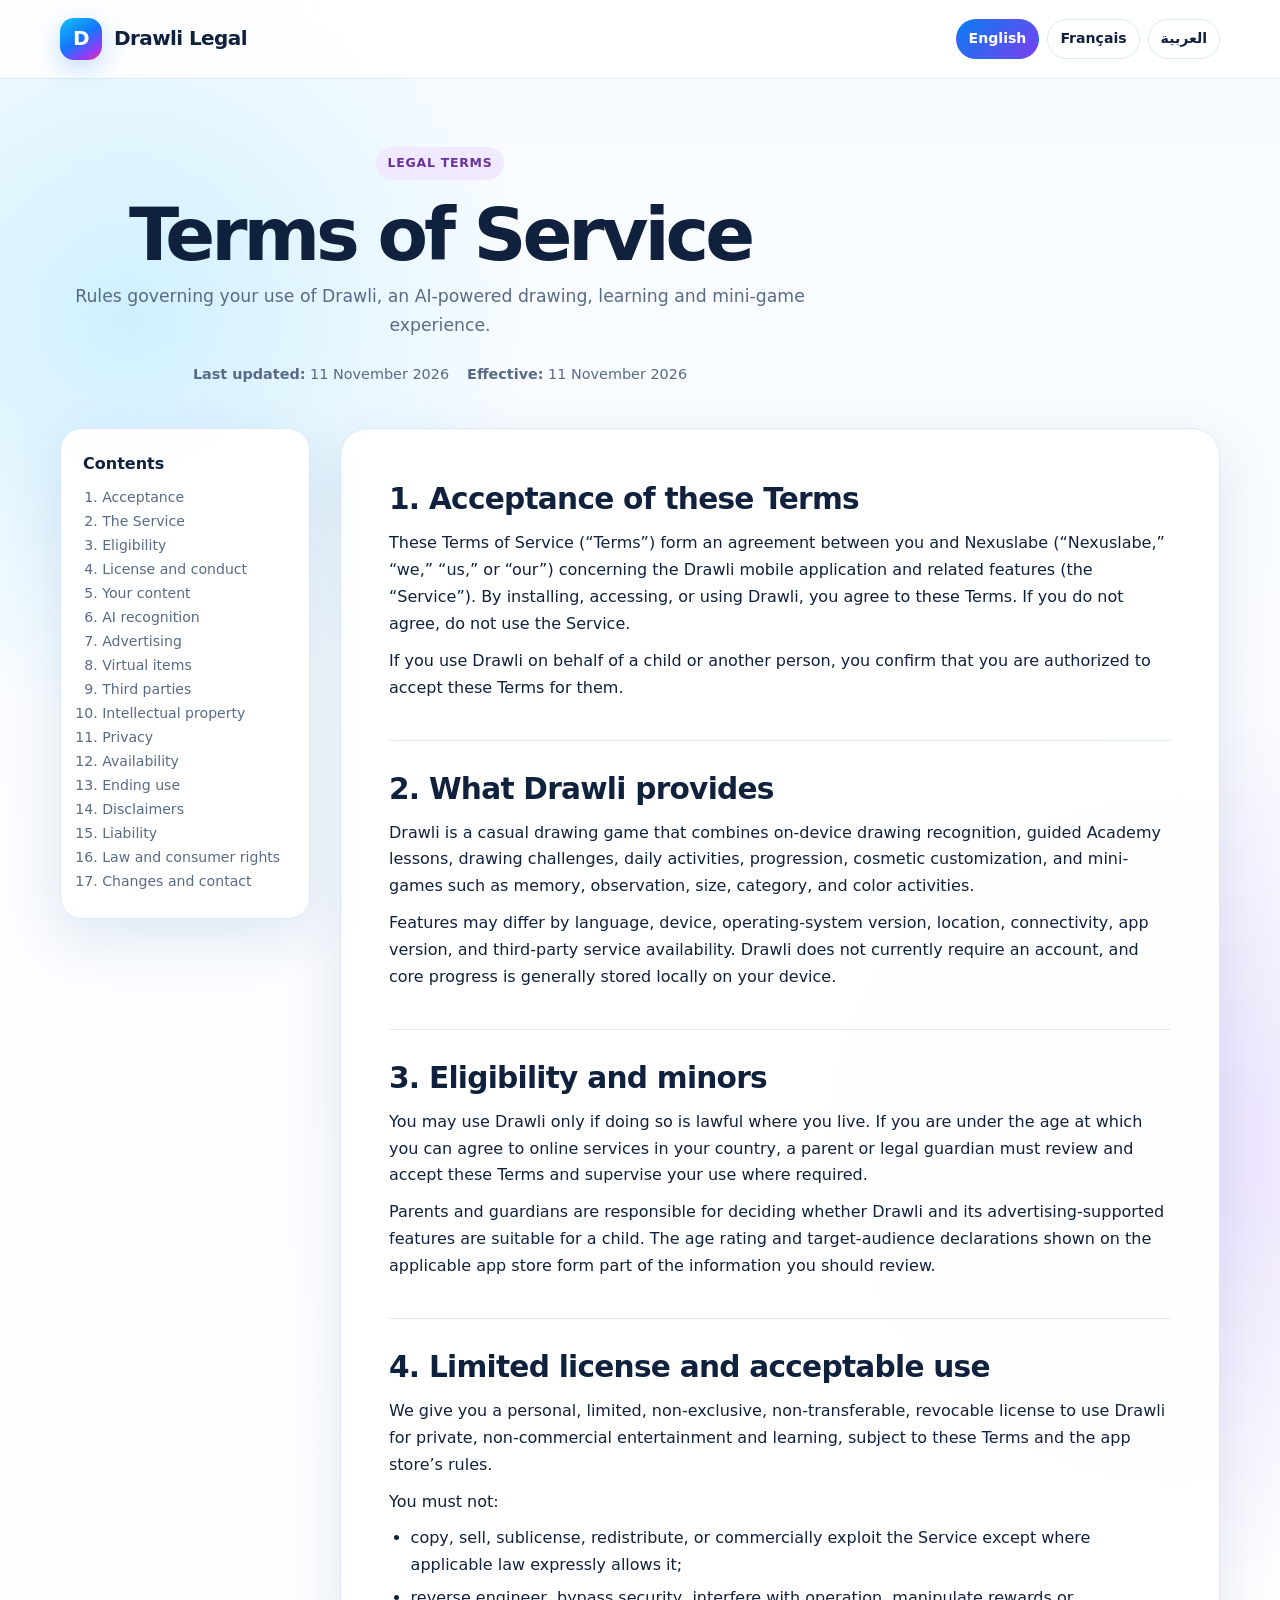
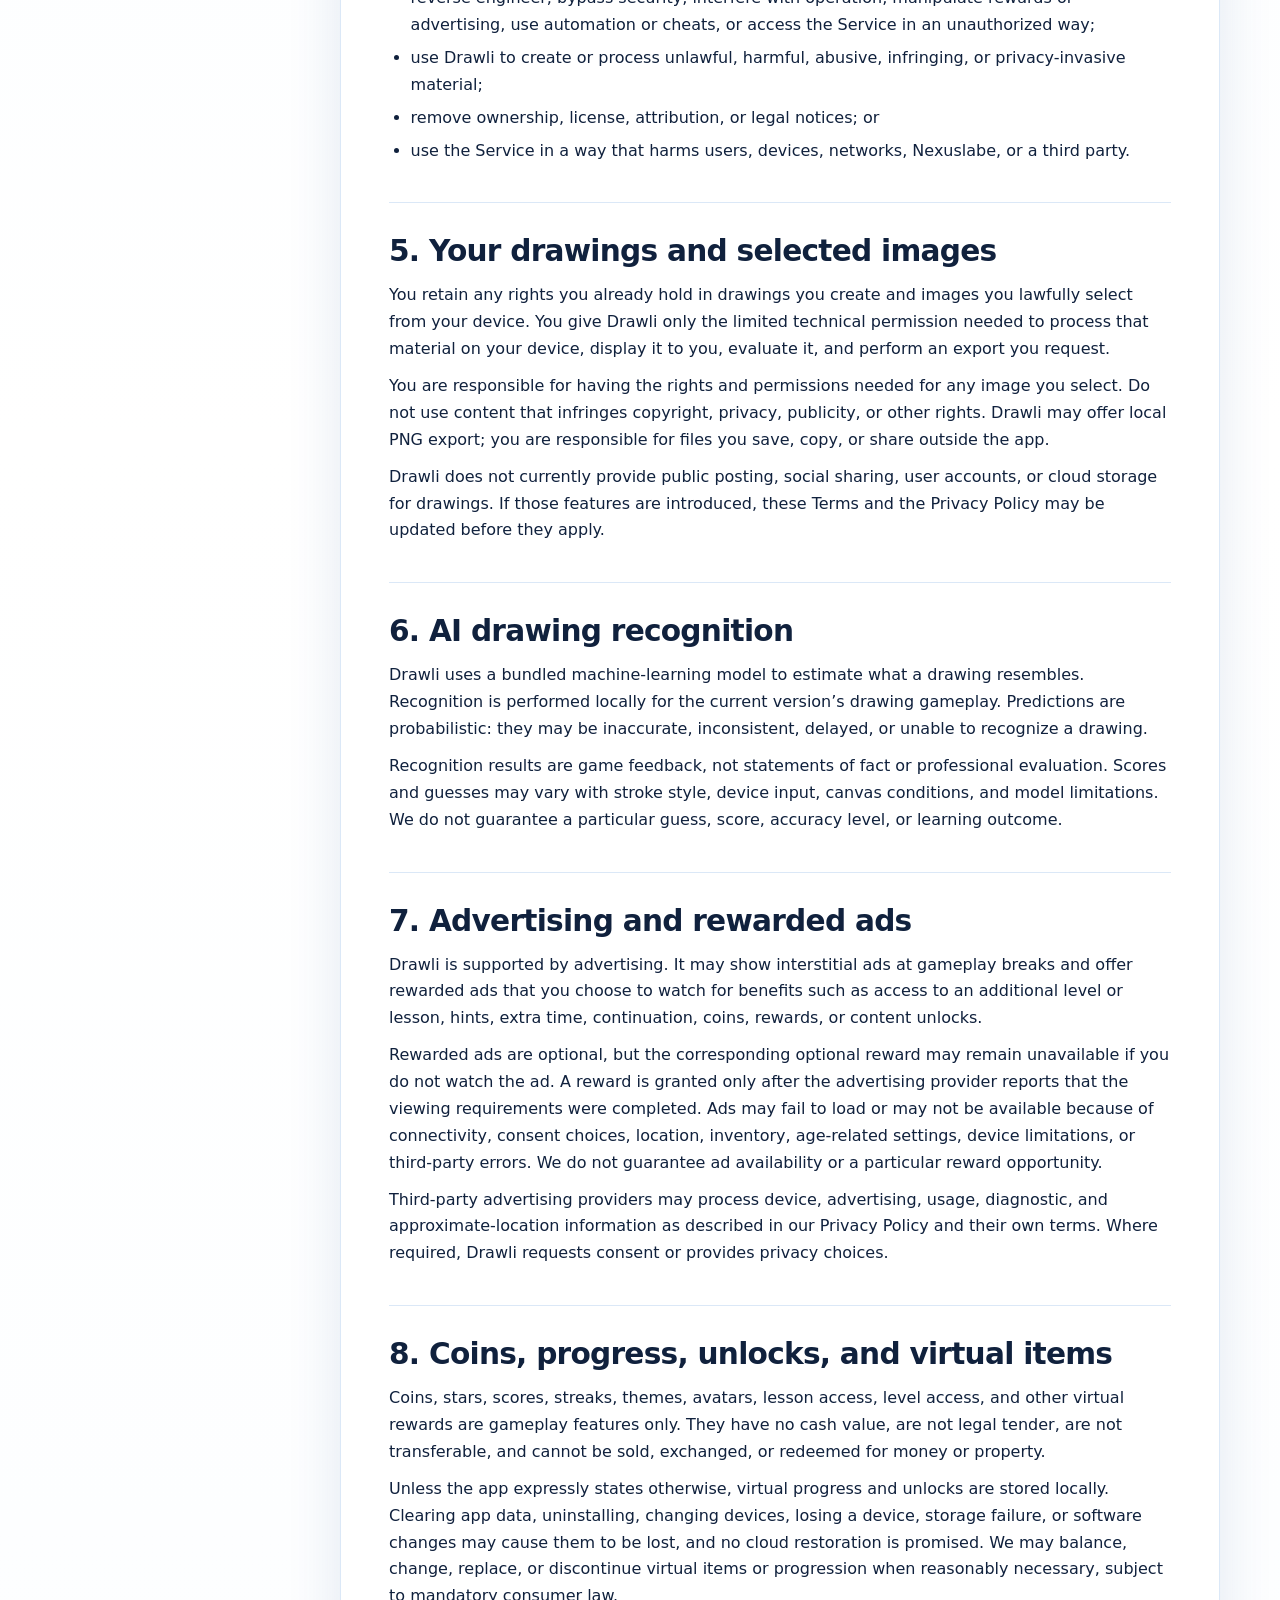
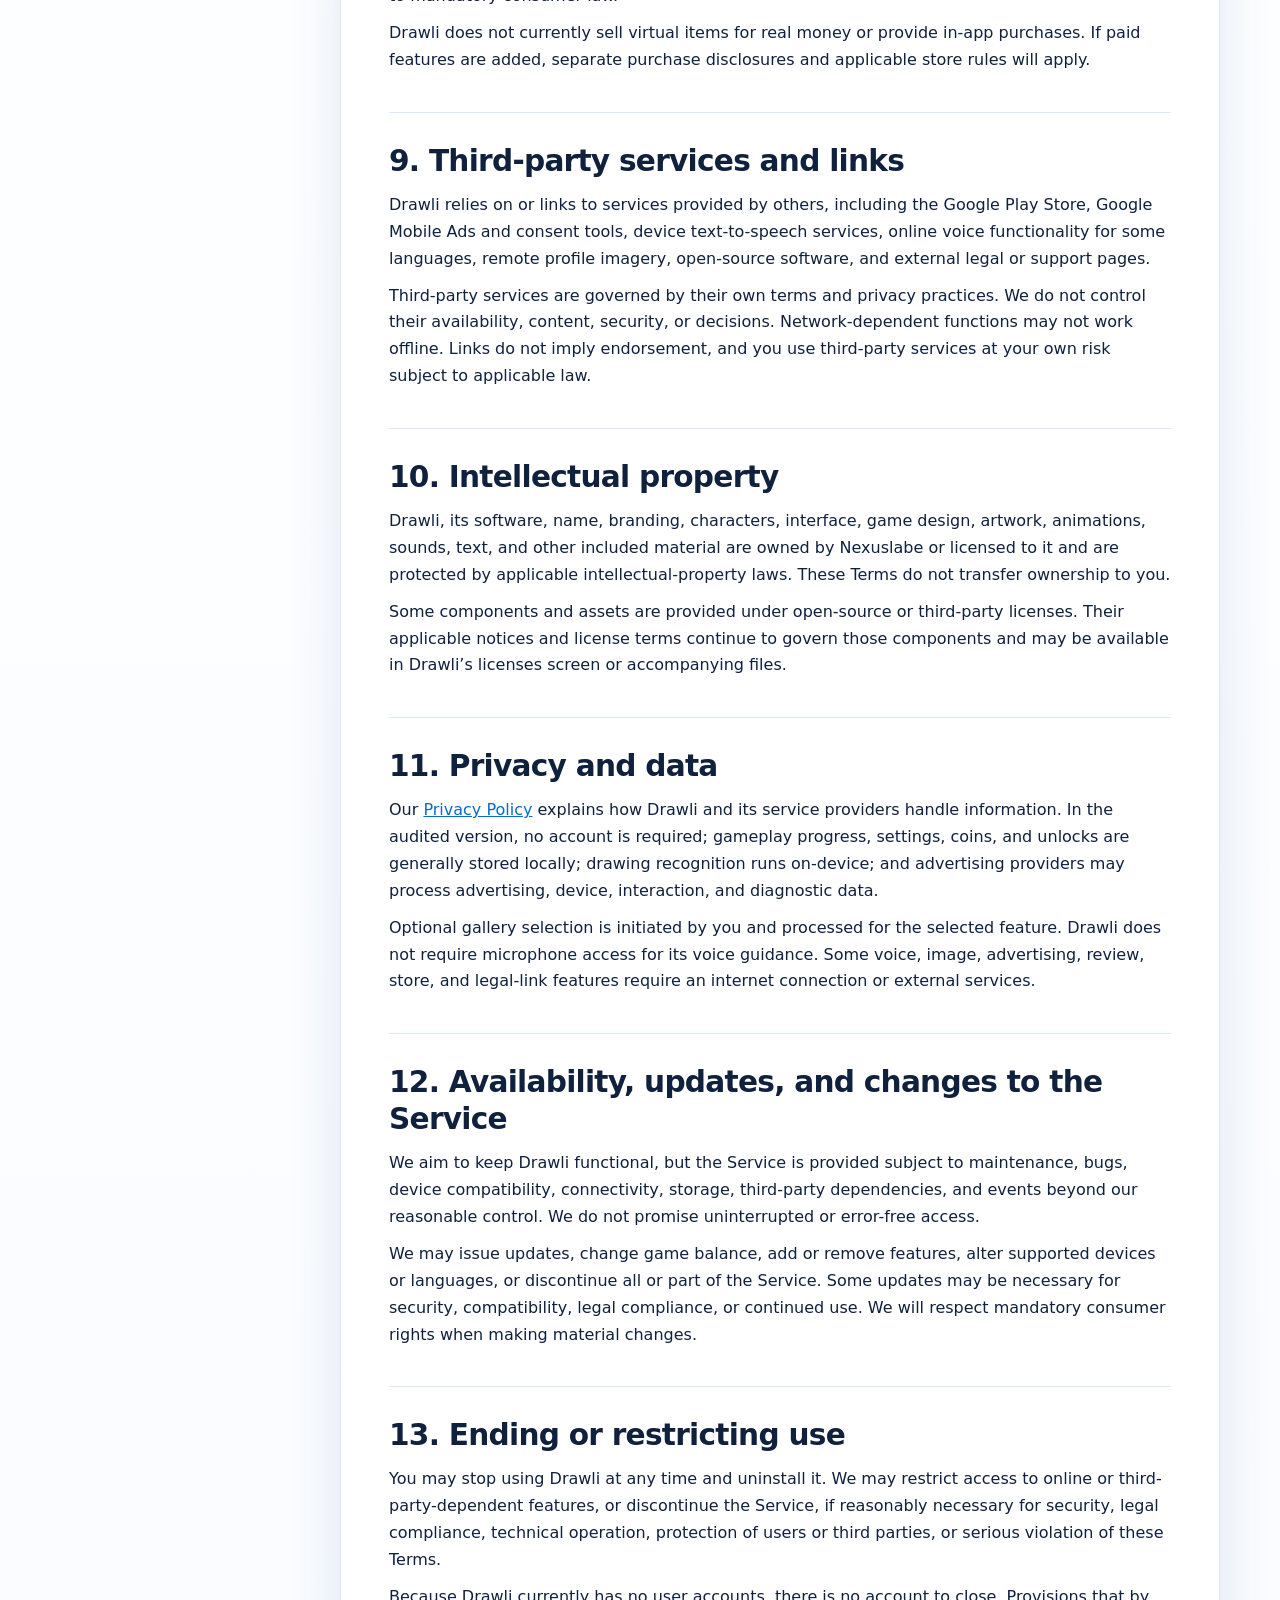
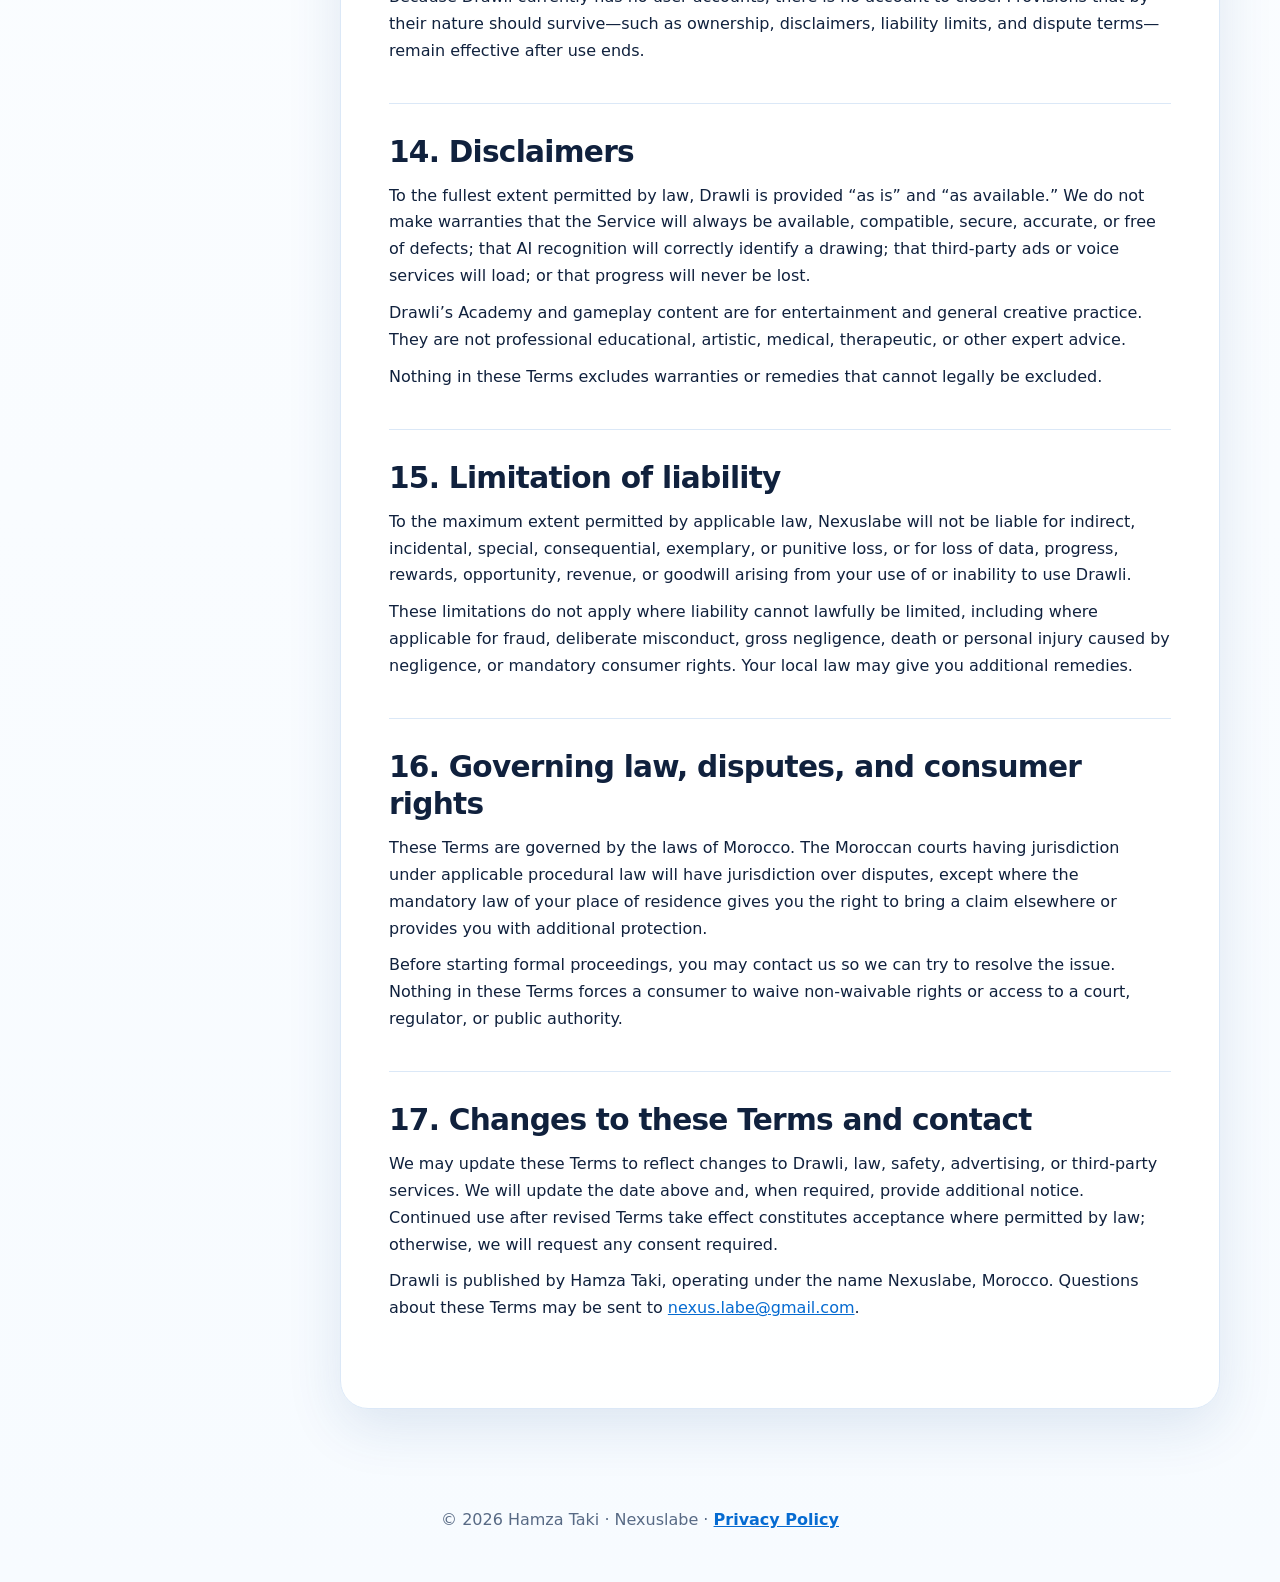
<file: terms/index.html>
<!doctype html>
<html lang="en">
<head>
  <meta charset="utf-8">
  <meta name="viewport" content="width=device-width, initial-scale=1">
  <meta name="description" content="Terms of Service for Drawli, the AI drawing game by Nexuslabe.">
  <title>Terms of Service — Drawli</title>
  <link rel="stylesheet" href="style.css">
</head>
<body>
  <header class="site-header"><div class="header-inner">
    <a class="brand" href="./"><span class="brand-mark" aria-hidden="true">D</span><span>Drawli Legal</span></a>
    <nav class="language-nav" aria-label="Language"><a href="./" aria-current="page">English</a><a href="fr/">Français</a><a href="ar/" lang="ar" dir="rtl">العربية</a></nav>
  </div></header>
  <main>
    <div class="hero header-inner"><div><span class="eyebrow">Legal terms</span><h1>Terms of Service</h1><p>Rules governing your use of Drawli, an AI-powered drawing, learning and mini-game experience.</p><div class="dates"><span><strong>Last updated:</strong> 11 November 2026</span><span><strong>Effective:</strong> 11 November 2026</span></div></div></div>
    <div class="page-shell">
      <nav class="toc" aria-label="Contents"><strong>Contents</strong><ol>
        <li><a href="#acceptance">Acceptance</a></li><li><a href="#service">The Service</a></li><li><a href="#eligibility">Eligibility</a></li><li><a href="#license">License and conduct</a></li><li><a href="#content">Your content</a></li><li><a href="#ai">AI recognition</a></li><li><a href="#ads">Advertising</a></li><li><a href="#rewards">Virtual items</a></li><li><a href="#third-parties">Third parties</a></li><li><a href="#ip">Intellectual property</a></li><li><a href="#privacy">Privacy</a></li><li><a href="#availability">Availability</a></li><li><a href="#ending">Ending use</a></li><li><a href="#disclaimers">Disclaimers</a></li><li><a href="#liability">Liability</a></li><li><a href="#law">Law and consumer rights</a></li><li><a href="#changes">Changes and contact</a></li>
      </ol></nav>
      <article class="terms">
        <section id="acceptance"><h2>1. Acceptance of these Terms</h2><p>These Terms of Service (“Terms”) form an agreement between you and Nexuslabe (“Nexuslabe,” “we,” “us,” or “our”) concerning the Drawli mobile application and related features (the “Service”). By installing, accessing, or using Drawli, you agree to these Terms. If you do not agree, do not use the Service.</p><p>If you use Drawli on behalf of a child or another person, you confirm that you are authorized to accept these Terms for them.</p></section>

        <section id="service"><h2>2. What Drawli provides</h2><p>Drawli is a casual drawing game that combines on-device drawing recognition, guided Academy lessons, drawing challenges, daily activities, progression, cosmetic customization, and mini-games such as memory, observation, size, category, and color activities.</p><p>Features may differ by language, device, operating-system version, location, connectivity, app version, and third-party service availability. Drawli does not currently require an account, and core progress is generally stored locally on your device.</p></section>

        <section id="eligibility"><h2>3. Eligibility and minors</h2><p>You may use Drawli only if doing so is lawful where you live. If you are under the age at which you can agree to online services in your country, a parent or legal guardian must review and accept these Terms and supervise your use where required.</p><p>Parents and guardians are responsible for deciding whether Drawli and its advertising-supported features are suitable for a child. The age rating and target-audience declarations shown on the applicable app store form part of the information you should review.</p></section>

        <section id="license"><h2>4. Limited license and acceptable use</h2><p>We give you a personal, limited, non-exclusive, non-transferable, revocable license to use Drawli for private, non-commercial entertainment and learning, subject to these Terms and the app store’s rules.</p><p>You must not:</p><ul><li>copy, sell, sublicense, redistribute, or commercially exploit the Service except where applicable law expressly allows it;</li><li>reverse engineer, bypass security, interfere with operation, manipulate rewards or advertising, use automation or cheats, or access the Service in an unauthorized way;</li><li>use Drawli to create or process unlawful, harmful, abusive, infringing, or privacy-invasive material;</li><li>remove ownership, license, attribution, or legal notices; or</li><li>use the Service in a way that harms users, devices, networks, Nexuslabe, or a third party.</li></ul></section>

        <section id="content"><h2>5. Your drawings and selected images</h2><p>You retain any rights you already hold in drawings you create and images you lawfully select from your device. You give Drawli only the limited technical permission needed to process that material on your device, display it to you, evaluate it, and perform an export you request.</p><p>You are responsible for having the rights and permissions needed for any image you select. Do not use content that infringes copyright, privacy, publicity, or other rights. Drawli may offer local PNG export; you are responsible for files you save, copy, or share outside the app.</p><p>Drawli does not currently provide public posting, social sharing, user accounts, or cloud storage for drawings. If those features are introduced, these Terms and the Privacy Policy may be updated before they apply.</p></section>

        <section id="ai"><h2>6. AI drawing recognition</h2><p>Drawli uses a bundled machine-learning model to estimate what a drawing resembles. Recognition is performed locally for the current version’s drawing gameplay. Predictions are probabilistic: they may be inaccurate, inconsistent, delayed, or unable to recognize a drawing.</p><p>Recognition results are game feedback, not statements of fact or professional evaluation. Scores and guesses may vary with stroke style, device input, canvas conditions, and model limitations. We do not guarantee a particular guess, score, accuracy level, or learning outcome.</p></section>

        <section id="ads"><h2>7. Advertising and rewarded ads</h2><p>Drawli is supported by advertising. It may show interstitial ads at gameplay breaks and offer rewarded ads that you choose to watch for benefits such as access to an additional level or lesson, hints, extra time, continuation, coins, rewards, or content unlocks.</p><p>Rewarded ads are optional, but the corresponding optional reward may remain unavailable if you do not watch the ad. A reward is granted only after the advertising provider reports that the viewing requirements were completed. Ads may fail to load or may not be available because of connectivity, consent choices, location, inventory, age-related settings, device limitations, or third-party errors. We do not guarantee ad availability or a particular reward opportunity.</p><p>Third-party advertising providers may process device, advertising, usage, diagnostic, and approximate-location information as described in our Privacy Policy and their own terms. Where required, Drawli requests consent or provides privacy choices.</p></section>

        <section id="rewards"><h2>8. Coins, progress, unlocks, and virtual items</h2><p>Coins, stars, scores, streaks, themes, avatars, lesson access, level access, and other virtual rewards are gameplay features only. They have no cash value, are not legal tender, are not transferable, and cannot be sold, exchanged, or redeemed for money or property.</p><p>Unless the app expressly states otherwise, virtual progress and unlocks are stored locally. Clearing app data, uninstalling, changing devices, losing a device, storage failure, or software changes may cause them to be lost, and no cloud restoration is promised. We may balance, change, replace, or discontinue virtual items or progression when reasonably necessary, subject to mandatory consumer law.</p><p>Drawli does not currently sell virtual items for real money or provide in-app purchases. If paid features are added, separate purchase disclosures and applicable store rules will apply.</p></section>

        <section id="third-parties"><h2>9. Third-party services and links</h2><p>Drawli relies on or links to services provided by others, including the Google Play Store, Google Mobile Ads and consent tools, device text-to-speech services, online voice functionality for some languages, remote profile imagery, open-source software, and external legal or support pages.</p><p>Third-party services are governed by their own terms and privacy practices. We do not control their availability, content, security, or decisions. Network-dependent functions may not work offline. Links do not imply endorsement, and you use third-party services at your own risk subject to applicable law.</p></section>

        <section id="ip"><h2>10. Intellectual property</h2><p>Drawli, its software, name, branding, characters, interface, game design, artwork, animations, sounds, text, and other included material are owned by Nexuslabe or licensed to it and are protected by applicable intellectual-property laws. These Terms do not transfer ownership to you.</p><p>Some components and assets are provided under open-source or third-party licenses. Their applicable notices and license terms continue to govern those components and may be available in Drawli’s licenses screen or accompanying files.</p></section>

        <section id="privacy"><h2>11. Privacy and data</h2><p>Our <a href="https://nexuslabe-debug.github.io/drawli-privacy/" rel="noopener">Privacy Policy</a> explains how Drawli and its service providers handle information. In the audited version, no account is required; gameplay progress, settings, coins, and unlocks are generally stored locally; drawing recognition runs on-device; and advertising providers may process advertising, device, interaction, and diagnostic data.</p><p>Optional gallery selection is initiated by you and processed for the selected feature. Drawli does not require microphone access for its voice guidance. Some voice, image, advertising, review, store, and legal-link features require an internet connection or external services.</p></section>

        <section id="availability"><h2>12. Availability, updates, and changes to the Service</h2><p>We aim to keep Drawli functional, but the Service is provided subject to maintenance, bugs, device compatibility, connectivity, storage, third-party dependencies, and events beyond our reasonable control. We do not promise uninterrupted or error-free access.</p><p>We may issue updates, change game balance, add or remove features, alter supported devices or languages, or discontinue all or part of the Service. Some updates may be necessary for security, compatibility, legal compliance, or continued use. We will respect mandatory consumer rights when making material changes.</p></section>

        <section id="ending"><h2>13. Ending or restricting use</h2><p>You may stop using Drawli at any time and uninstall it. We may restrict access to online or third-party-dependent features, or discontinue the Service, if reasonably necessary for security, legal compliance, technical operation, protection of users or third parties, or serious violation of these Terms.</p><p>Because Drawli currently has no user accounts, there is no account to close. Provisions that by their nature should survive—such as ownership, disclaimers, liability limits, and dispute terms—remain effective after use ends.</p></section>

        <section id="disclaimers"><h2>14. Disclaimers</h2><p>To the fullest extent permitted by law, Drawli is provided “as is” and “as available.” We do not make warranties that the Service will always be available, compatible, secure, accurate, or free of defects; that AI recognition will correctly identify a drawing; that third-party ads or voice services will load; or that progress will never be lost.</p><p>Drawli’s Academy and gameplay content are for entertainment and general creative practice. They are not professional educational, artistic, medical, therapeutic, or other expert advice.</p><p>Nothing in these Terms excludes warranties or remedies that cannot legally be excluded.</p></section>

        <section id="liability"><h2>15. Limitation of liability</h2><p>To the maximum extent permitted by applicable law, Nexuslabe will not be liable for indirect, incidental, special, consequential, exemplary, or punitive loss, or for loss of data, progress, rewards, opportunity, revenue, or goodwill arising from your use of or inability to use Drawli.</p><p>These limitations do not apply where liability cannot lawfully be limited, including where applicable for fraud, deliberate misconduct, gross negligence, death or personal injury caused by negligence, or mandatory consumer rights. Your local law may give you additional remedies.</p></section>

        <section id="law"><h2>16. Governing law, disputes, and consumer rights</h2><p>These Terms are governed by the laws of Morocco. The Moroccan courts having jurisdiction under applicable procedural law will have jurisdiction over disputes, except where the mandatory law of your place of residence gives you the right to bring a claim elsewhere or provides you with additional protection.</p><p>Before starting formal proceedings, you may contact us so we can try to resolve the issue. Nothing in these Terms forces a consumer to waive non-waivable rights or access to a court, regulator, or public authority.</p></section>

        <section id="changes"><h2>17. Changes to these Terms and contact</h2><p>We may update these Terms to reflect changes to Drawli, law, safety, advertising, or third-party services. We will update the date above and, when required, provide additional notice. Continued use after revised Terms take effect constitutes acceptance where permitted by law; otherwise, we will request any consent required.</p><p>Drawli is published by Hamza Taki, operating under the name Nexuslabe, Morocco. Questions about these Terms may be sent to <a href="mailto:nexus.labe@gmail.com">nexus.labe@gmail.com</a>.</p></section>
      </article>
    </div>
  </main>
  <footer class="site-footer"><div class="footer-inner">© 2026 Hamza Taki · Nexuslabe · <a href="https://nexuslabe-debug.github.io/drawli-privacy/">Privacy Policy</a></div></footer>
</body>
</html>
</file>
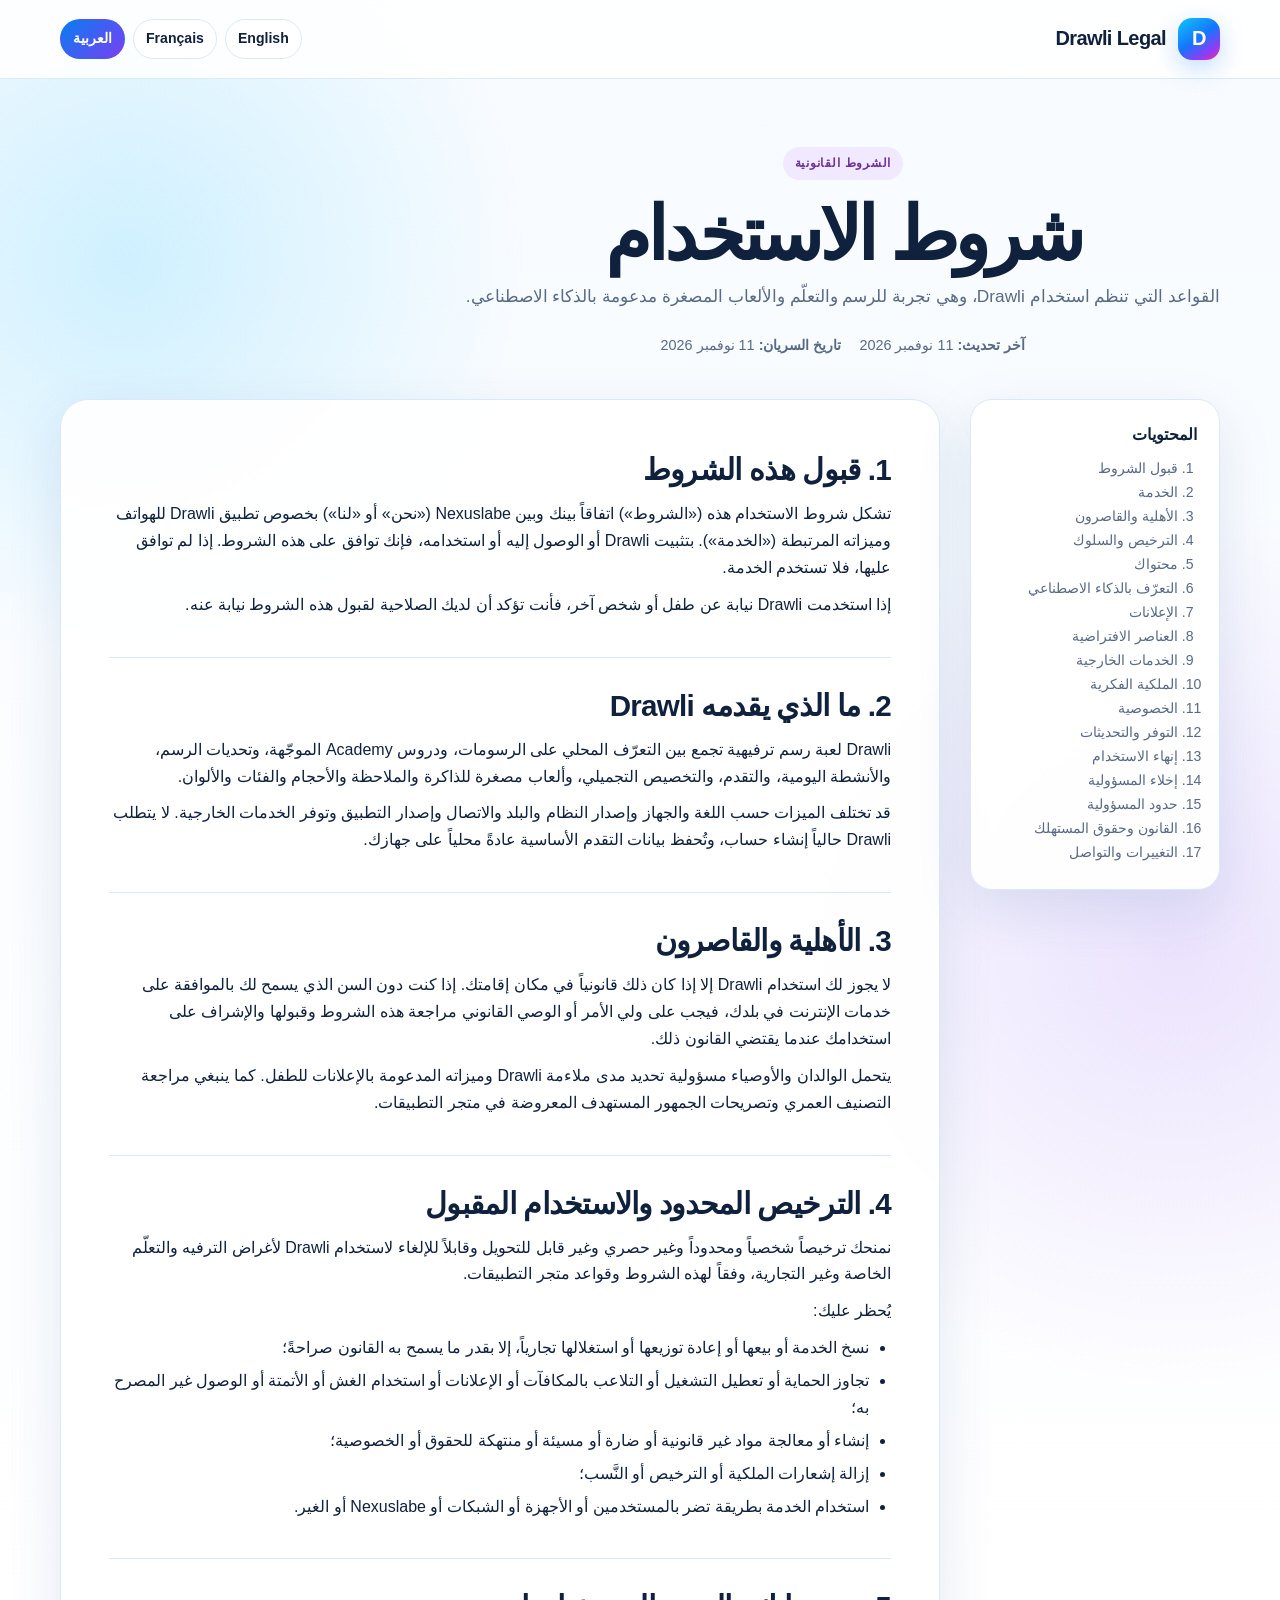
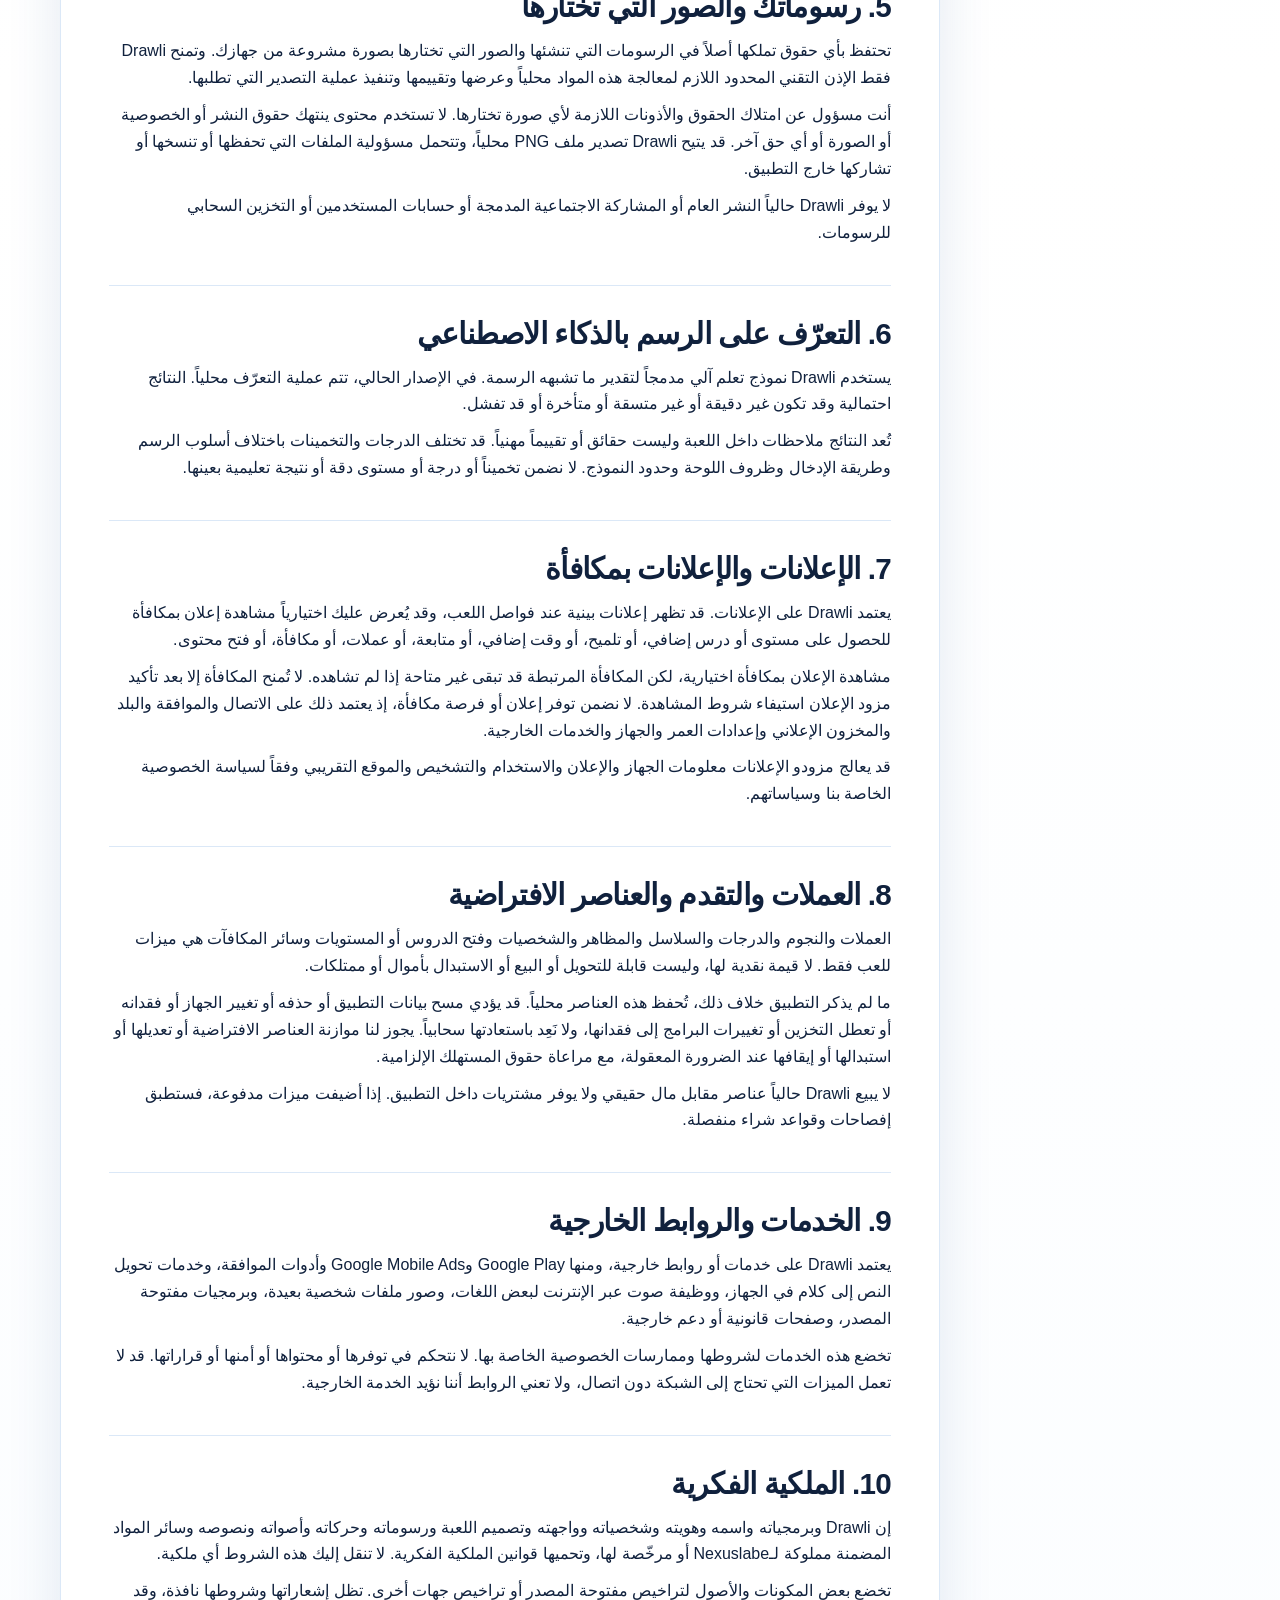
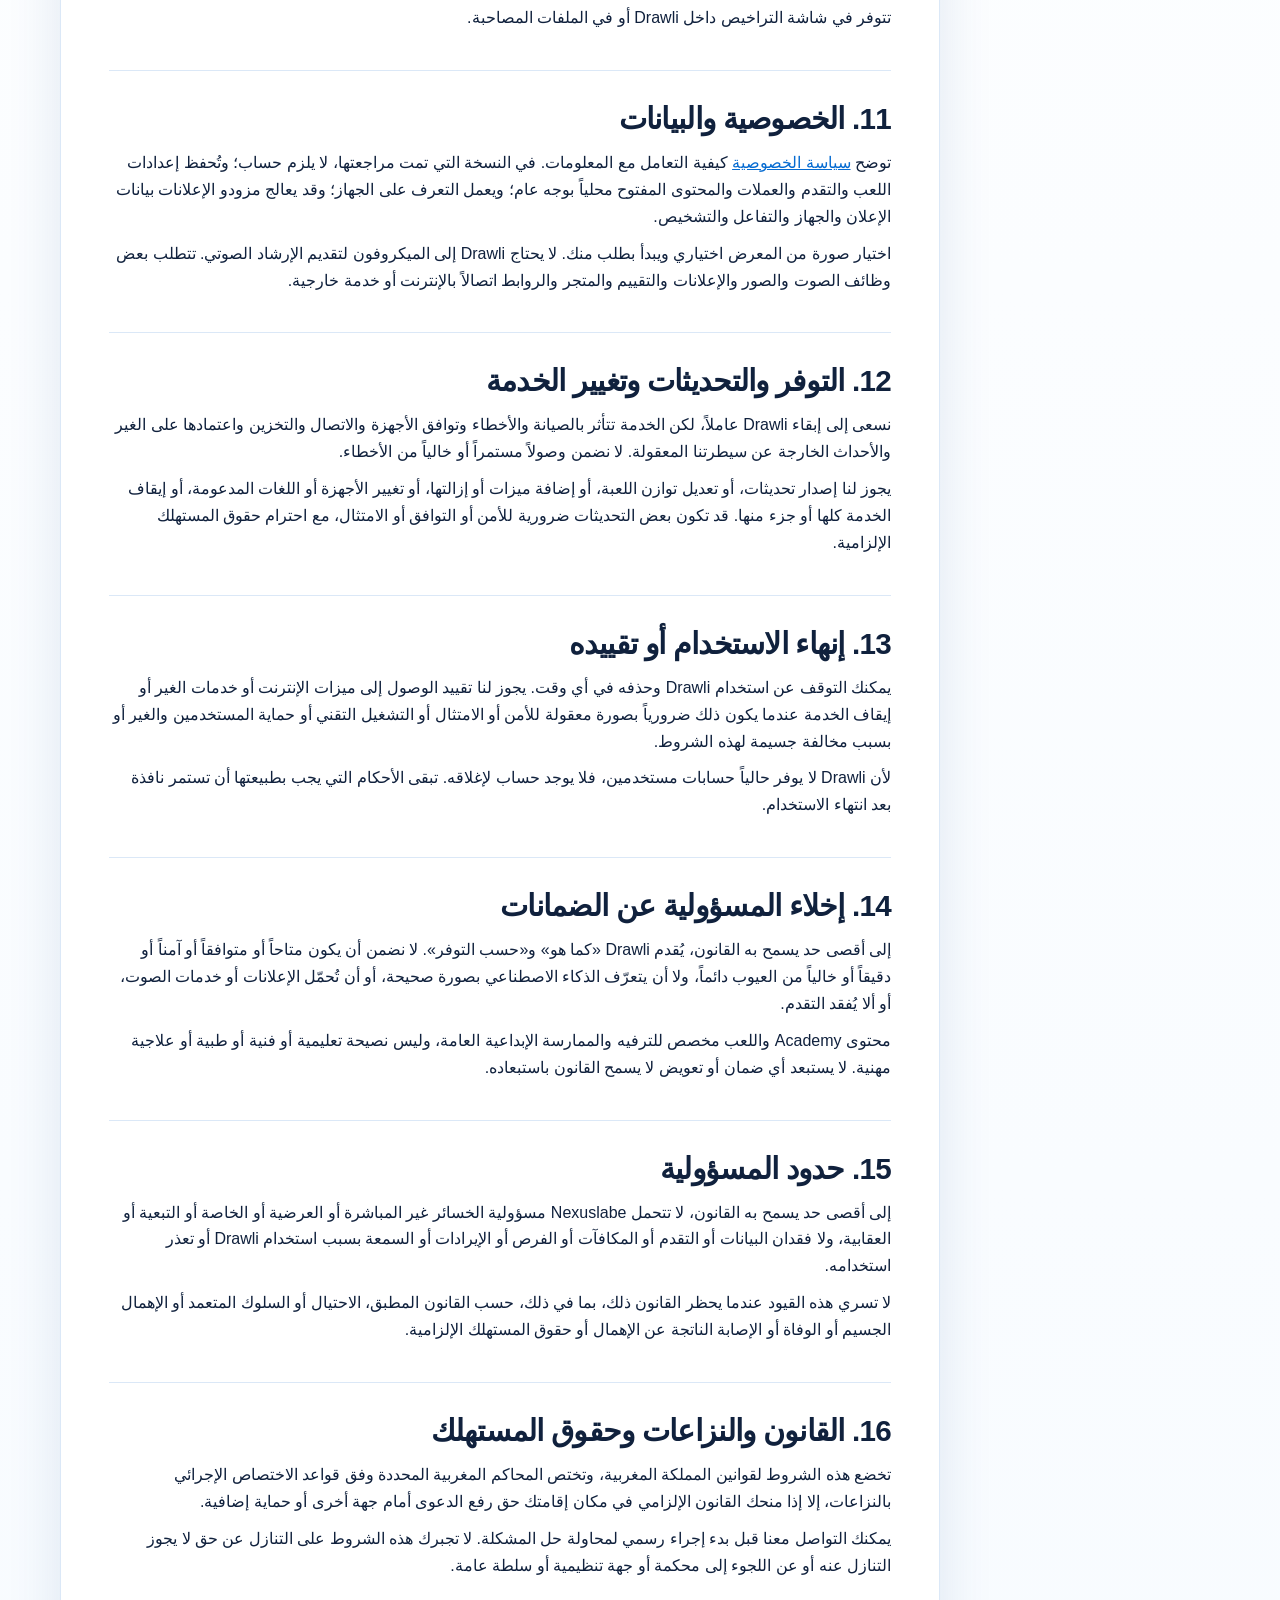
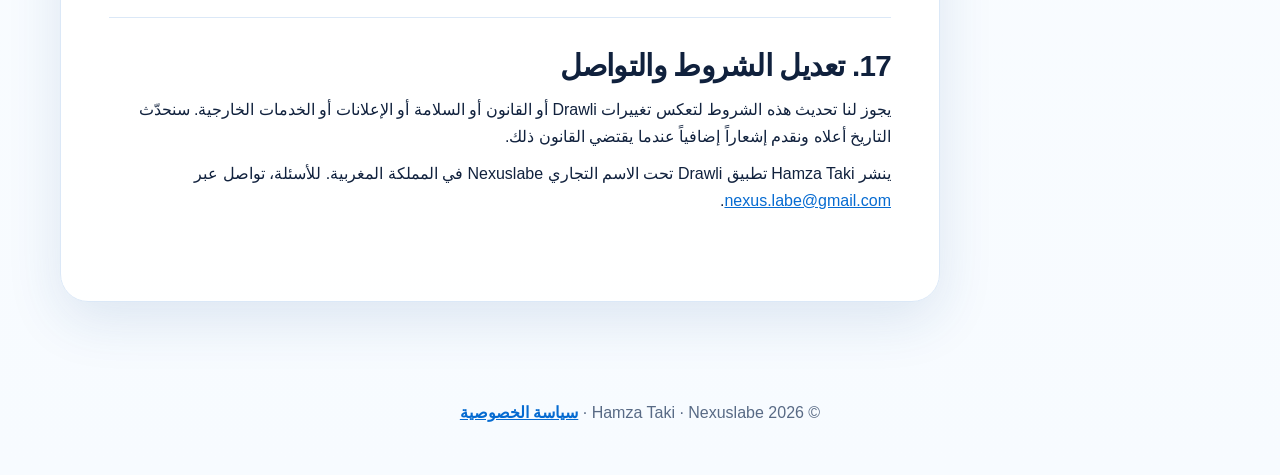
<file: terms/ar/index.html>
<!doctype html>
<html lang="ar" dir="rtl">
<head>
  <meta charset="utf-8"><meta name="viewport" content="width=device-width, initial-scale=1">
  <meta name="description" content="شروط استخدام Drawli، لعبة الرسم بالذكاء الاصطناعي من Nexuslabe.">
  <title>شروط الاستخدام — Drawli</title><link rel="stylesheet" href="../style.css">
</head>
<body>
  <header class="site-header"><div class="header-inner"><a class="brand" href="./"><span class="brand-mark" aria-hidden="true">D</span><span>Drawli Legal</span></a><nav class="language-nav" aria-label="اللغة"><a href="../" lang="en" dir="ltr">English</a><a href="../fr/" lang="fr" dir="ltr">Français</a><a href="./" aria-current="page">العربية</a></nav></div></header>
  <main>
    <div class="hero header-inner"><div><span class="eyebrow">الشروط القانونية</span><h1>شروط الاستخدام</h1><p>القواعد التي تنظم استخدام Drawli، وهي تجربة للرسم والتعلّم والألعاب المصغرة مدعومة بالذكاء الاصطناعي.</p><div class="dates"><span><strong>آخر تحديث:</strong> 11 نوفمبر 2026</span><span><strong>تاريخ السريان:</strong> 11 نوفمبر 2026</span></div></div></div>
    <div class="page-shell">
      <nav class="toc" aria-label="المحتويات"><strong>المحتويات</strong><ol><li><a href="#acceptance">قبول الشروط</a></li><li><a href="#service">الخدمة</a></li><li><a href="#eligibility">الأهلية والقاصرون</a></li><li><a href="#license">الترخيص والسلوك</a></li><li><a href="#content">محتواك</a></li><li><a href="#ai">التعرّف بالذكاء الاصطناعي</a></li><li><a href="#ads">الإعلانات</a></li><li><a href="#rewards">العناصر الافتراضية</a></li><li><a href="#third">الخدمات الخارجية</a></li><li><a href="#ip">الملكية الفكرية</a></li><li><a href="#privacy">الخصوصية</a></li><li><a href="#availability">التوفر والتحديثات</a></li><li><a href="#ending">إنهاء الاستخدام</a></li><li><a href="#disclaimers">إخلاء المسؤولية</a></li><li><a href="#liability">حدود المسؤولية</a></li><li><a href="#law">القانون وحقوق المستهلك</a></li><li><a href="#changes">التغييرات والتواصل</a></li></ol></nav>
      <article class="terms">
        <section id="acceptance"><h2>1. قبول هذه الشروط</h2><p>تشكل شروط الاستخدام هذه («الشروط») اتفاقاً بينك وبين Nexuslabe («نحن» أو «لنا») بخصوص تطبيق Drawli للهواتف وميزاته المرتبطة («الخدمة»). بتثبيت Drawli أو الوصول إليه أو استخدامه، فإنك توافق على هذه الشروط. إذا لم توافق عليها، فلا تستخدم الخدمة.</p><p>إذا استخدمت Drawli نيابة عن طفل أو شخص آخر، فأنت تؤكد أن لديك الصلاحية لقبول هذه الشروط نيابة عنه.</p></section>
        <section id="service"><h2>2. ما الذي يقدمه Drawli</h2><p>Drawli لعبة رسم ترفيهية تجمع بين التعرّف المحلي على الرسومات، ودروس Academy الموجّهة، وتحديات الرسم، والأنشطة اليومية، والتقدم، والتخصيص التجميلي، وألعاب مصغرة للذاكرة والملاحظة والأحجام والفئات والألوان.</p><p>قد تختلف الميزات حسب اللغة والجهاز وإصدار النظام والبلد والاتصال وإصدار التطبيق وتوفر الخدمات الخارجية. لا يتطلب Drawli حالياً إنشاء حساب، وتُحفظ بيانات التقدم الأساسية عادةً محلياً على جهازك.</p></section>
        <section id="eligibility"><h2>3. الأهلية والقاصرون</h2><p>لا يجوز لك استخدام Drawli إلا إذا كان ذلك قانونياً في مكان إقامتك. إذا كنت دون السن الذي يسمح لك بالموافقة على خدمات الإنترنت في بلدك، فيجب على ولي الأمر أو الوصي القانوني مراجعة هذه الشروط وقبولها والإشراف على استخدامك عندما يقتضي القانون ذلك.</p><p>يتحمل الوالدان والأوصياء مسؤولية تحديد مدى ملاءمة Drawli وميزاته المدعومة بالإعلانات للطفل. كما ينبغي مراجعة التصنيف العمري وتصريحات الجمهور المستهدف المعروضة في متجر التطبيقات.</p></section>
        <section id="license"><h2>4. الترخيص المحدود والاستخدام المقبول</h2><p>نمنحك ترخيصاً شخصياً ومحدوداً وغير حصري وغير قابل للتحويل وقابلاً للإلغاء لاستخدام Drawli لأغراض الترفيه والتعلّم الخاصة وغير التجارية، وفقاً لهذه الشروط وقواعد متجر التطبيقات.</p><p>يُحظر عليك:</p><ul><li>نسخ الخدمة أو بيعها أو إعادة توزيعها أو استغلالها تجارياً، إلا بقدر ما يسمح به القانون صراحةً؛</li><li>تجاوز الحماية أو تعطيل التشغيل أو التلاعب بالمكافآت أو الإعلانات أو استخدام الغش أو الأتمتة أو الوصول غير المصرح به؛</li><li>إنشاء أو معالجة مواد غير قانونية أو ضارة أو مسيئة أو منتهكة للحقوق أو الخصوصية؛</li><li>إزالة إشعارات الملكية أو الترخيص أو النَّسب؛</li><li>استخدام الخدمة بطريقة تضر بالمستخدمين أو الأجهزة أو الشبكات أو Nexuslabe أو الغير.</li></ul></section>
        <section id="content"><h2>5. رسوماتك والصور التي تختارها</h2><p>تحتفظ بأي حقوق تملكها أصلاً في الرسومات التي تنشئها والصور التي تختارها بصورة مشروعة من جهازك. وتمنح Drawli فقط الإذن التقني المحدود اللازم لمعالجة هذه المواد محلياً وعرضها وتقييمها وتنفيذ عملية التصدير التي تطلبها.</p><p>أنت مسؤول عن امتلاك الحقوق والأذونات اللازمة لأي صورة تختارها. لا تستخدم محتوى ينتهك حقوق النشر أو الخصوصية أو الصورة أو أي حق آخر. قد يتيح Drawli تصدير ملف PNG محلياً، وتتحمل مسؤولية الملفات التي تحفظها أو تنسخها أو تشاركها خارج التطبيق.</p><p>لا يوفر Drawli حالياً النشر العام أو المشاركة الاجتماعية المدمجة أو حسابات المستخدمين أو التخزين السحابي للرسومات.</p></section>
        <section id="ai"><h2>6. التعرّف على الرسم بالذكاء الاصطناعي</h2><p>يستخدم Drawli نموذج تعلم آلي مدمجاً لتقدير ما تشبهه الرسمة. في الإصدار الحالي، تتم عملية التعرّف محلياً. النتائج احتمالية وقد تكون غير دقيقة أو غير متسقة أو متأخرة أو قد تفشل.</p><p>تُعد النتائج ملاحظات داخل اللعبة وليست حقائق أو تقييماً مهنياً. قد تختلف الدرجات والتخمينات باختلاف أسلوب الرسم وطريقة الإدخال وظروف اللوحة وحدود النموذج. لا نضمن تخميناً أو درجة أو مستوى دقة أو نتيجة تعليمية بعينها.</p></section>
        <section id="ads"><h2>7. الإعلانات والإعلانات بمكافأة</h2><p>يعتمد Drawli على الإعلانات. قد تظهر إعلانات بينية عند فواصل اللعب، وقد يُعرض عليك اختيارياً مشاهدة إعلان بمكافأة للحصول على مستوى أو درس إضافي، أو تلميح، أو وقت إضافي، أو متابعة، أو عملات، أو مكافأة، أو فتح محتوى.</p><p>مشاهدة الإعلان بمكافأة اختيارية، لكن المكافأة المرتبطة قد تبقى غير متاحة إذا لم تشاهده. لا تُمنح المكافأة إلا بعد تأكيد مزود الإعلان استيفاء شروط المشاهدة. لا نضمن توفر إعلان أو فرصة مكافأة، إذ يعتمد ذلك على الاتصال والموافقة والبلد والمخزون الإعلاني وإعدادات العمر والجهاز والخدمات الخارجية.</p><p>قد يعالج مزودو الإعلانات معلومات الجهاز والإعلان والاستخدام والتشخيص والموقع التقريبي وفقاً لسياسة الخصوصية الخاصة بنا وسياساتهم.</p></section>
        <section id="rewards"><h2>8. العملات والتقدم والعناصر الافتراضية</h2><p>العملات والنجوم والدرجات والسلاسل والمظاهر والشخصيات وفتح الدروس أو المستويات وسائر المكافآت هي ميزات للعب فقط. لا قيمة نقدية لها، وليست قابلة للتحويل أو البيع أو الاستبدال بأموال أو ممتلكات.</p><p>ما لم يذكر التطبيق خلاف ذلك، تُحفظ هذه العناصر محلياً. قد يؤدي مسح بيانات التطبيق أو حذفه أو تغيير الجهاز أو فقدانه أو تعطل التخزين أو تغييرات البرامج إلى فقدانها، ولا نَعِد باستعادتها سحابياً. يجوز لنا موازنة العناصر الافتراضية أو تعديلها أو استبدالها أو إيقافها عند الضرورة المعقولة، مع مراعاة حقوق المستهلك الإلزامية.</p><p>لا يبيع Drawli حالياً عناصر مقابل مال حقيقي ولا يوفر مشتريات داخل التطبيق. إذا أضيفت ميزات مدفوعة، فستطبق إفصاحات وقواعد شراء منفصلة.</p></section>
        <section id="third"><h2>9. الخدمات والروابط الخارجية</h2><p>يعتمد Drawli على خدمات أو روابط خارجية، ومنها Google Play وGoogle Mobile Ads وأدوات الموافقة، وخدمات تحويل النص إلى كلام في الجهاز، ووظيفة صوت عبر الإنترنت لبعض اللغات، وصور ملفات شخصية بعيدة، وبرمجيات مفتوحة المصدر، وصفحات قانونية أو دعم خارجية.</p><p>تخضع هذه الخدمات لشروطها وممارسات الخصوصية الخاصة بها. لا نتحكم في توفرها أو محتواها أو أمنها أو قراراتها. قد لا تعمل الميزات التي تحتاج إلى الشبكة دون اتصال، ولا تعني الروابط أننا نؤيد الخدمة الخارجية.</p></section>
        <section id="ip"><h2>10. الملكية الفكرية</h2><p>إن Drawli وبرمجياته واسمه وهويته وشخصياته وواجهته وتصميم اللعبة ورسوماته وحركاته وأصواته ونصوصه وسائر المواد المضمنة مملوكة لـNexuslabe أو مرخّصة لها، وتحميها قوانين الملكية الفكرية. لا تنقل إليك هذه الشروط أي ملكية.</p><p>تخضع بعض المكونات والأصول لتراخيص مفتوحة المصدر أو تراخيص جهات أخرى. تظل إشعاراتها وشروطها نافذة، وقد تتوفر في شاشة التراخيص داخل Drawli أو في الملفات المصاحبة.</p></section>
        <section id="privacy"><h2>11. الخصوصية والبيانات</h2><p>توضح <a href="https://nexuslabe-debug.github.io/drawli-privacy/" rel="noopener">سياسة الخصوصية</a> كيفية التعامل مع المعلومات. في النسخة التي تمت مراجعتها، لا يلزم حساب؛ وتُحفظ إعدادات اللعب والتقدم والعملات والمحتوى المفتوح محلياً بوجه عام؛ ويعمل التعرف على الجهاز؛ وقد يعالج مزودو الإعلانات بيانات الإعلان والجهاز والتفاعل والتشخيص.</p><p>اختيار صورة من المعرض اختياري ويبدأ بطلب منك. لا يحتاج Drawli إلى الميكروفون لتقديم الإرشاد الصوتي. تتطلب بعض وظائف الصوت والصور والإعلانات والتقييم والمتجر والروابط اتصالاً بالإنترنت أو خدمة خارجية.</p></section>
        <section id="availability"><h2>12. التوفر والتحديثات وتغيير الخدمة</h2><p>نسعى إلى إبقاء Drawli عاملاً، لكن الخدمة تتأثر بالصيانة والأخطاء وتوافق الأجهزة والاتصال والتخزين واعتمادها على الغير والأحداث الخارجة عن سيطرتنا المعقولة. لا نضمن وصولاً مستمراً أو خالياً من الأخطاء.</p><p>يجوز لنا إصدار تحديثات، أو تعديل توازن اللعبة، أو إضافة ميزات أو إزالتها، أو تغيير الأجهزة أو اللغات المدعومة، أو إيقاف الخدمة كلها أو جزء منها. قد تكون بعض التحديثات ضرورية للأمن أو التوافق أو الامتثال، مع احترام حقوق المستهلك الإلزامية.</p></section>
        <section id="ending"><h2>13. إنهاء الاستخدام أو تقييده</h2><p>يمكنك التوقف عن استخدام Drawli وحذفه في أي وقت. يجوز لنا تقييد الوصول إلى ميزات الإنترنت أو خدمات الغير أو إيقاف الخدمة عندما يكون ذلك ضرورياً بصورة معقولة للأمن أو الامتثال أو التشغيل التقني أو حماية المستخدمين والغير أو بسبب مخالفة جسيمة لهذه الشروط.</p><p>لأن Drawli لا يوفر حالياً حسابات مستخدمين، فلا يوجد حساب لإغلاقه. تبقى الأحكام التي يجب بطبيعتها أن تستمر نافذة بعد انتهاء الاستخدام.</p></section>
        <section id="disclaimers"><h2>14. إخلاء المسؤولية عن الضمانات</h2><p>إلى أقصى حد يسمح به القانون، يُقدم Drawli «كما هو» و«حسب التوفر». لا نضمن أن يكون متاحاً أو متوافقاً أو آمناً أو دقيقاً أو خالياً من العيوب دائماً، ولا أن يتعرّف الذكاء الاصطناعي بصورة صحيحة، أو أن تُحمّل الإعلانات أو خدمات الصوت، أو ألا يُفقد التقدم.</p><p>محتوى Academy واللعب مخصص للترفيه والممارسة الإبداعية العامة، وليس نصيحة تعليمية أو فنية أو طبية أو علاجية مهنية. لا يستبعد أي ضمان أو تعويض لا يسمح القانون باستبعاده.</p></section>
        <section id="liability"><h2>15. حدود المسؤولية</h2><p>إلى أقصى حد يسمح به القانون، لا تتحمل Nexuslabe مسؤولية الخسائر غير المباشرة أو العرضية أو الخاصة أو التبعية أو العقابية، ولا فقدان البيانات أو التقدم أو المكافآت أو الفرص أو الإيرادات أو السمعة بسبب استخدام Drawli أو تعذر استخدامه.</p><p>لا تسري هذه القيود عندما يحظر القانون ذلك، بما في ذلك، حسب القانون المطبق، الاحتيال أو السلوك المتعمد أو الإهمال الجسيم أو الوفاة أو الإصابة الناتجة عن الإهمال أو حقوق المستهلك الإلزامية.</p></section>
        <section id="law"><h2>16. القانون والنزاعات وحقوق المستهلك</h2><p>تخضع هذه الشروط لقوانين المملكة المغربية، وتختص المحاكم المغربية المحددة وفق قواعد الاختصاص الإجرائي بالنزاعات، إلا إذا منحك القانون الإلزامي في مكان إقامتك حق رفع الدعوى أمام جهة أخرى أو حماية إضافية.</p><p>يمكنك التواصل معنا قبل بدء إجراء رسمي لمحاولة حل المشكلة. لا تجبرك هذه الشروط على التنازل عن حق لا يجوز التنازل عنه أو عن اللجوء إلى محكمة أو جهة تنظيمية أو سلطة عامة.</p></section>
        <section id="changes"><h2>17. تعديل الشروط والتواصل</h2><p>يجوز لنا تحديث هذه الشروط لتعكس تغييرات Drawli أو القانون أو السلامة أو الإعلانات أو الخدمات الخارجية. سنحدّث التاريخ أعلاه ونقدم إشعاراً إضافياً عندما يقتضي القانون ذلك.</p><p>ينشر Hamza Taki تطبيق Drawli تحت الاسم التجاري Nexuslabe في المملكة المغربية. للأسئلة، تواصل عبر <a href="mailto:nexus.labe@gmail.com" dir="ltr">nexus.labe@gmail.com</a>.</p></section>
      </article>
    </div>
  </main>
  <footer class="site-footer"><div class="footer-inner">© 2026 Hamza Taki · Nexuslabe · <a href="https://nexuslabe-debug.github.io/drawli-privacy/">سياسة الخصوصية</a></div></footer>
</body>
</html>
</file>
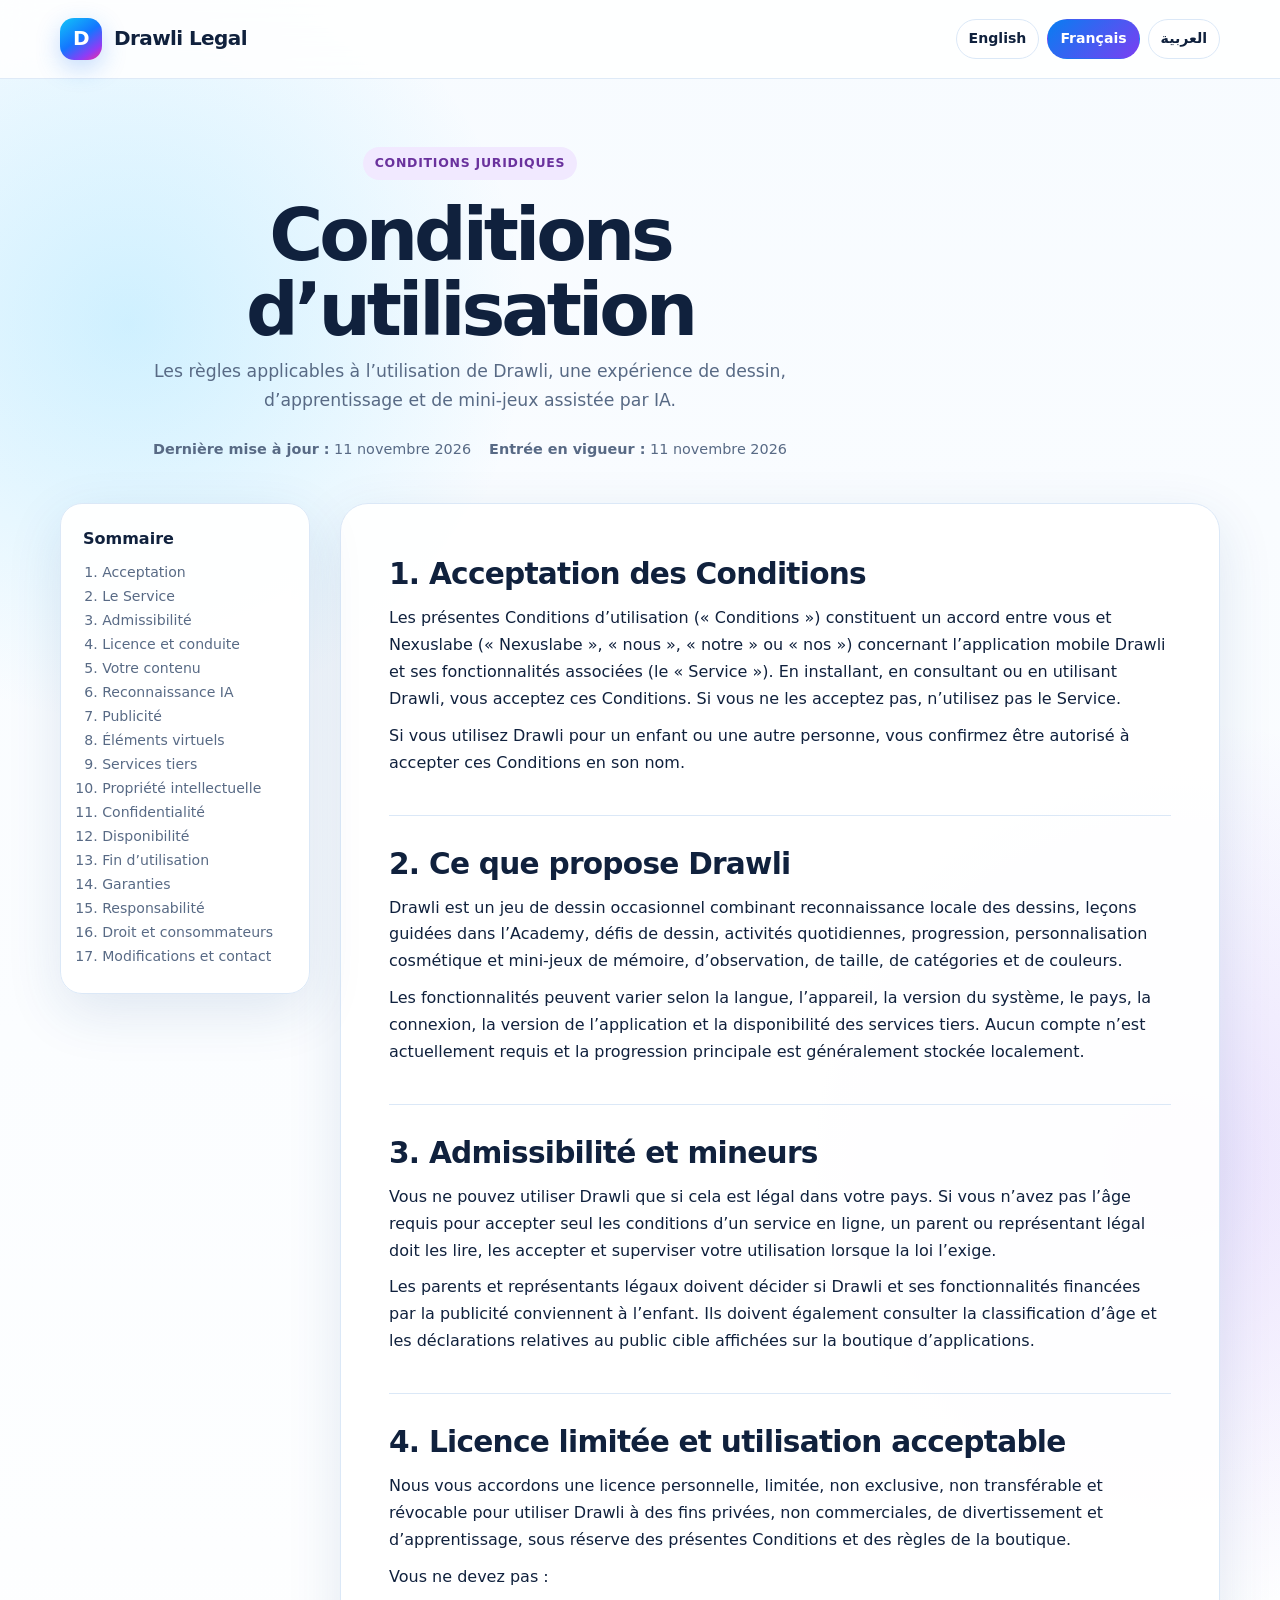
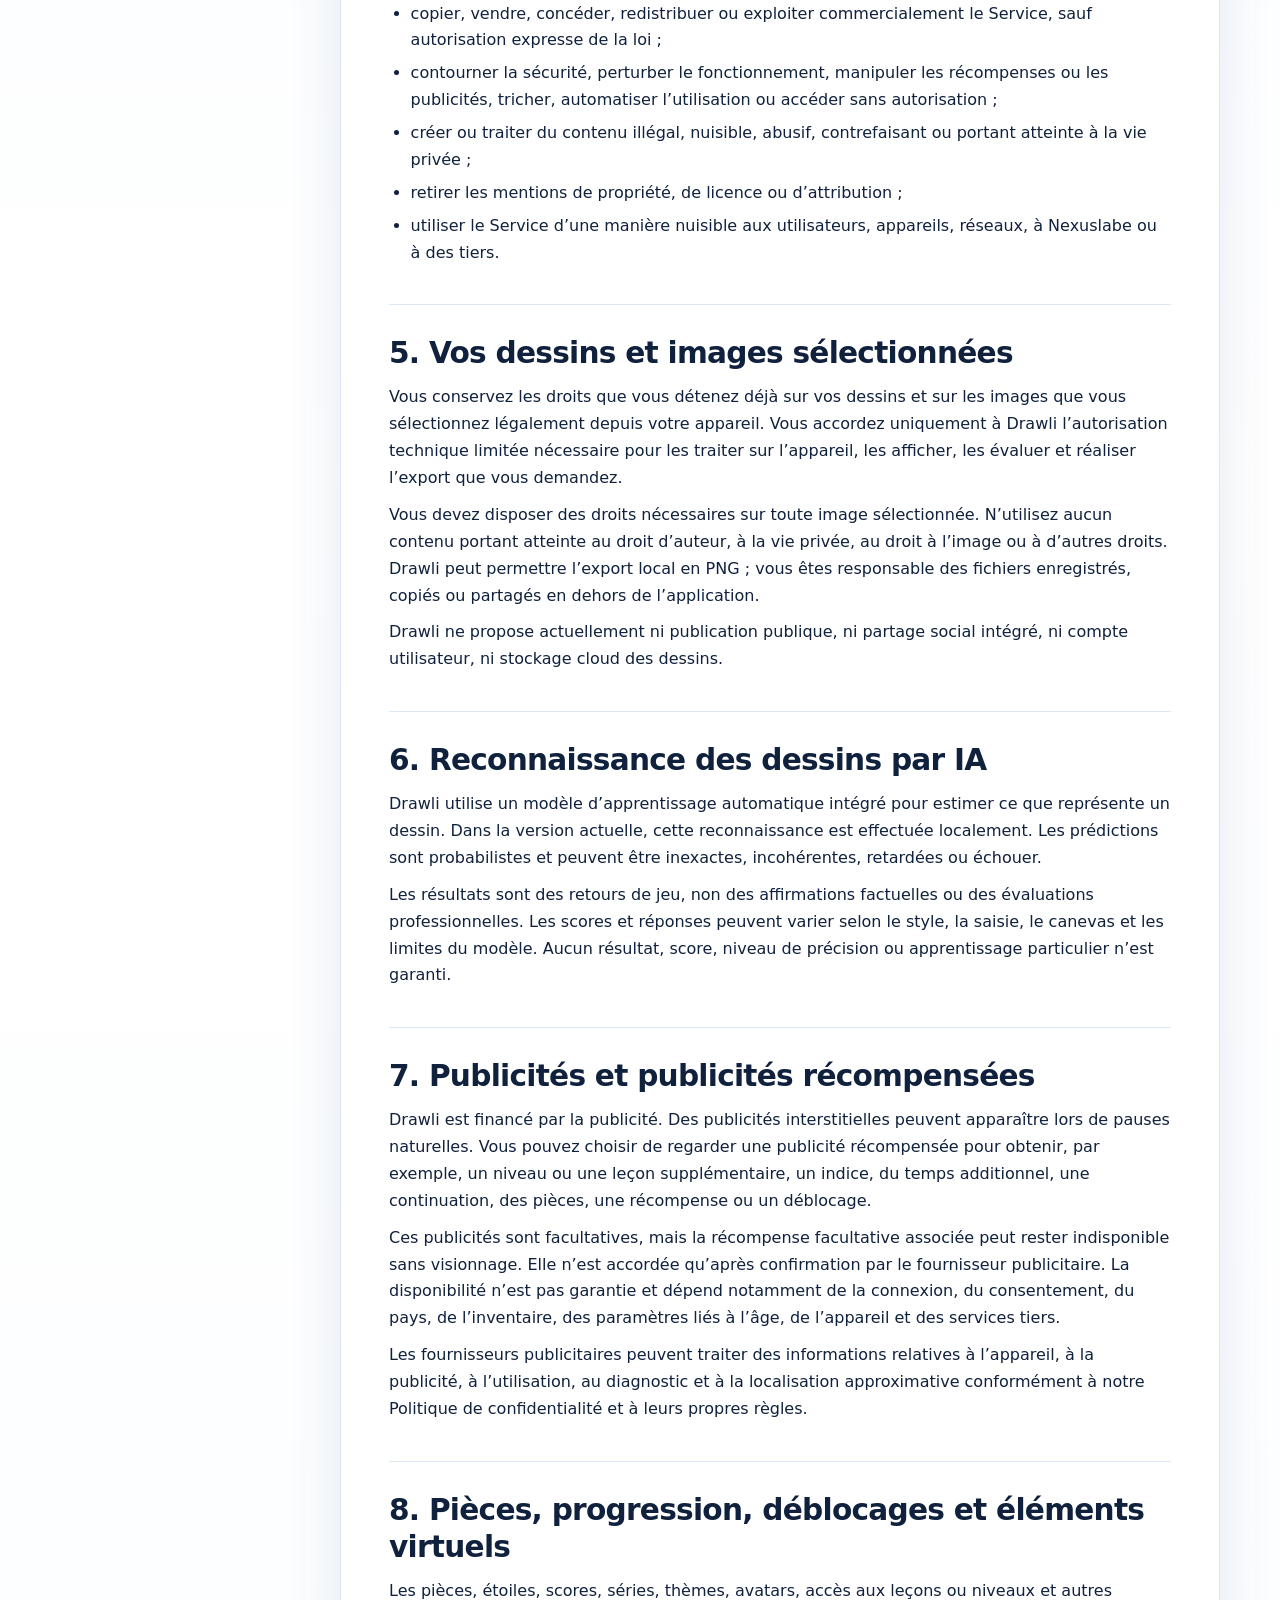
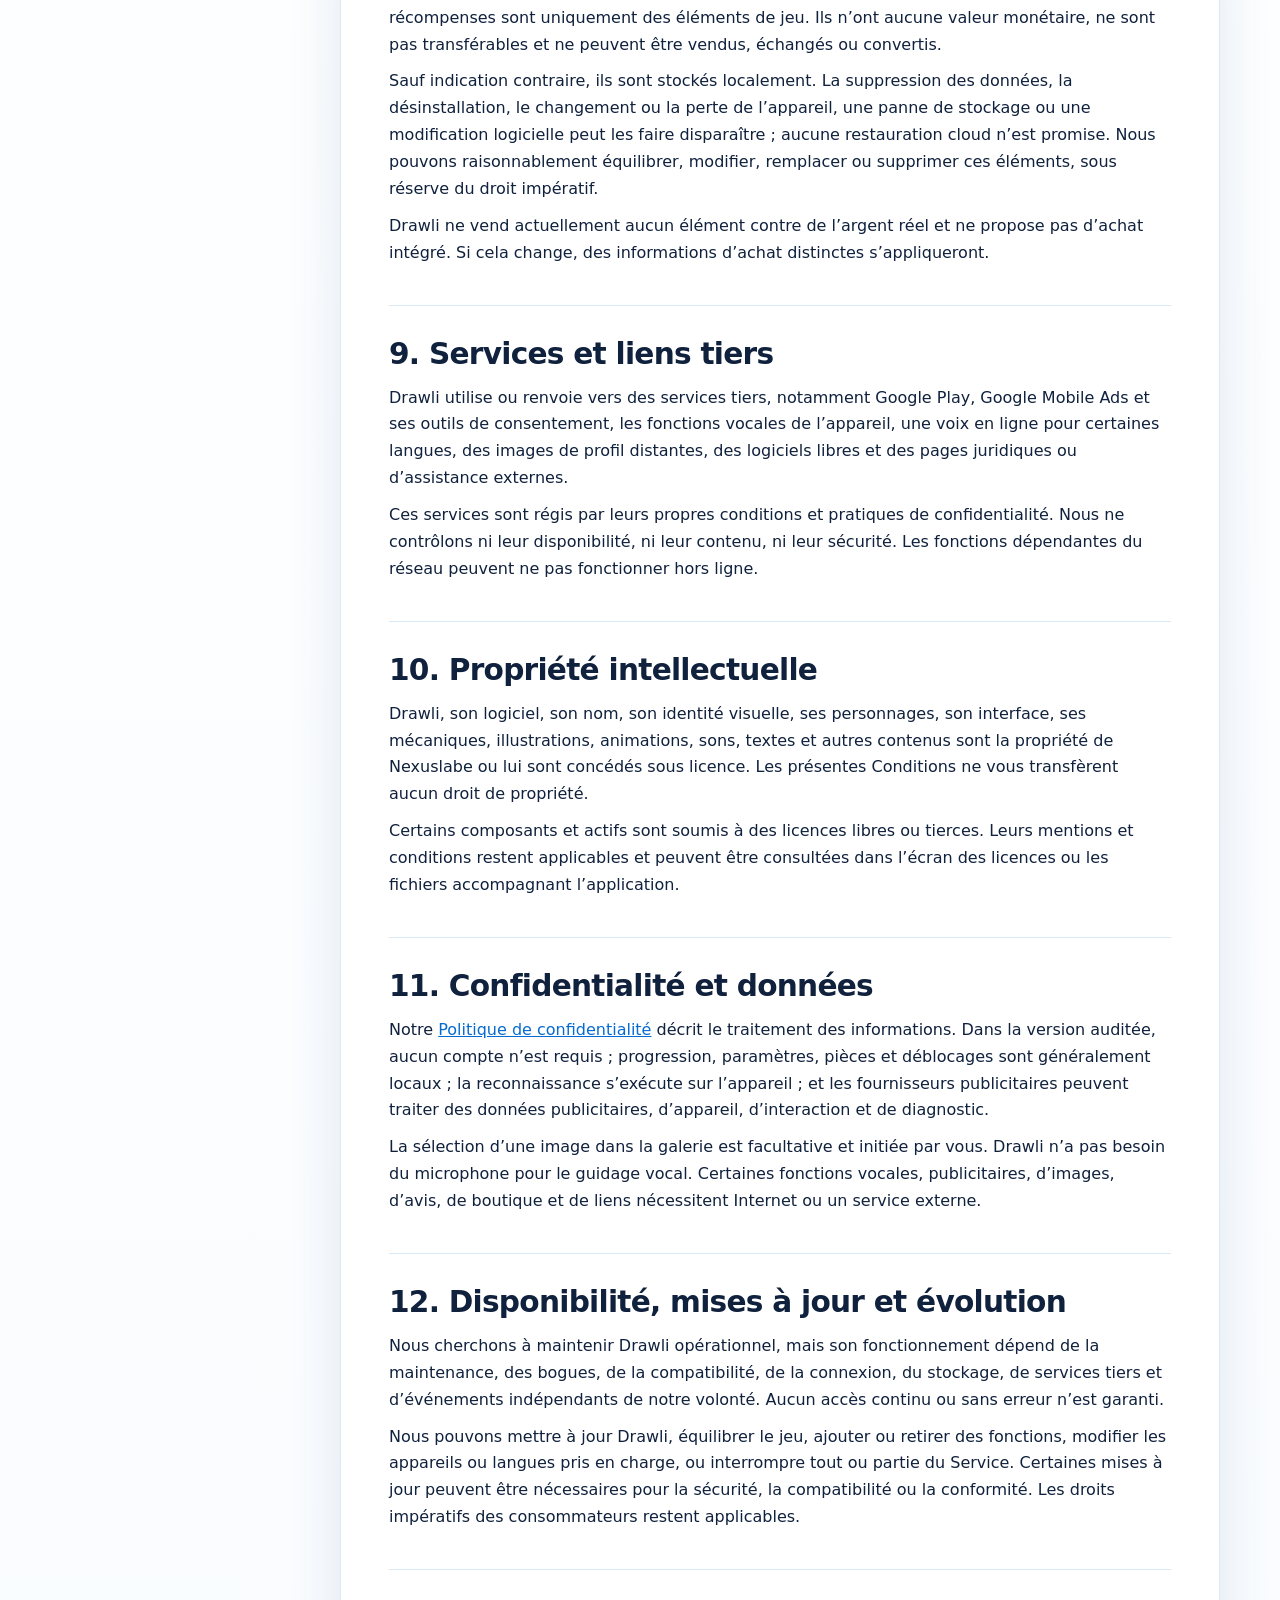
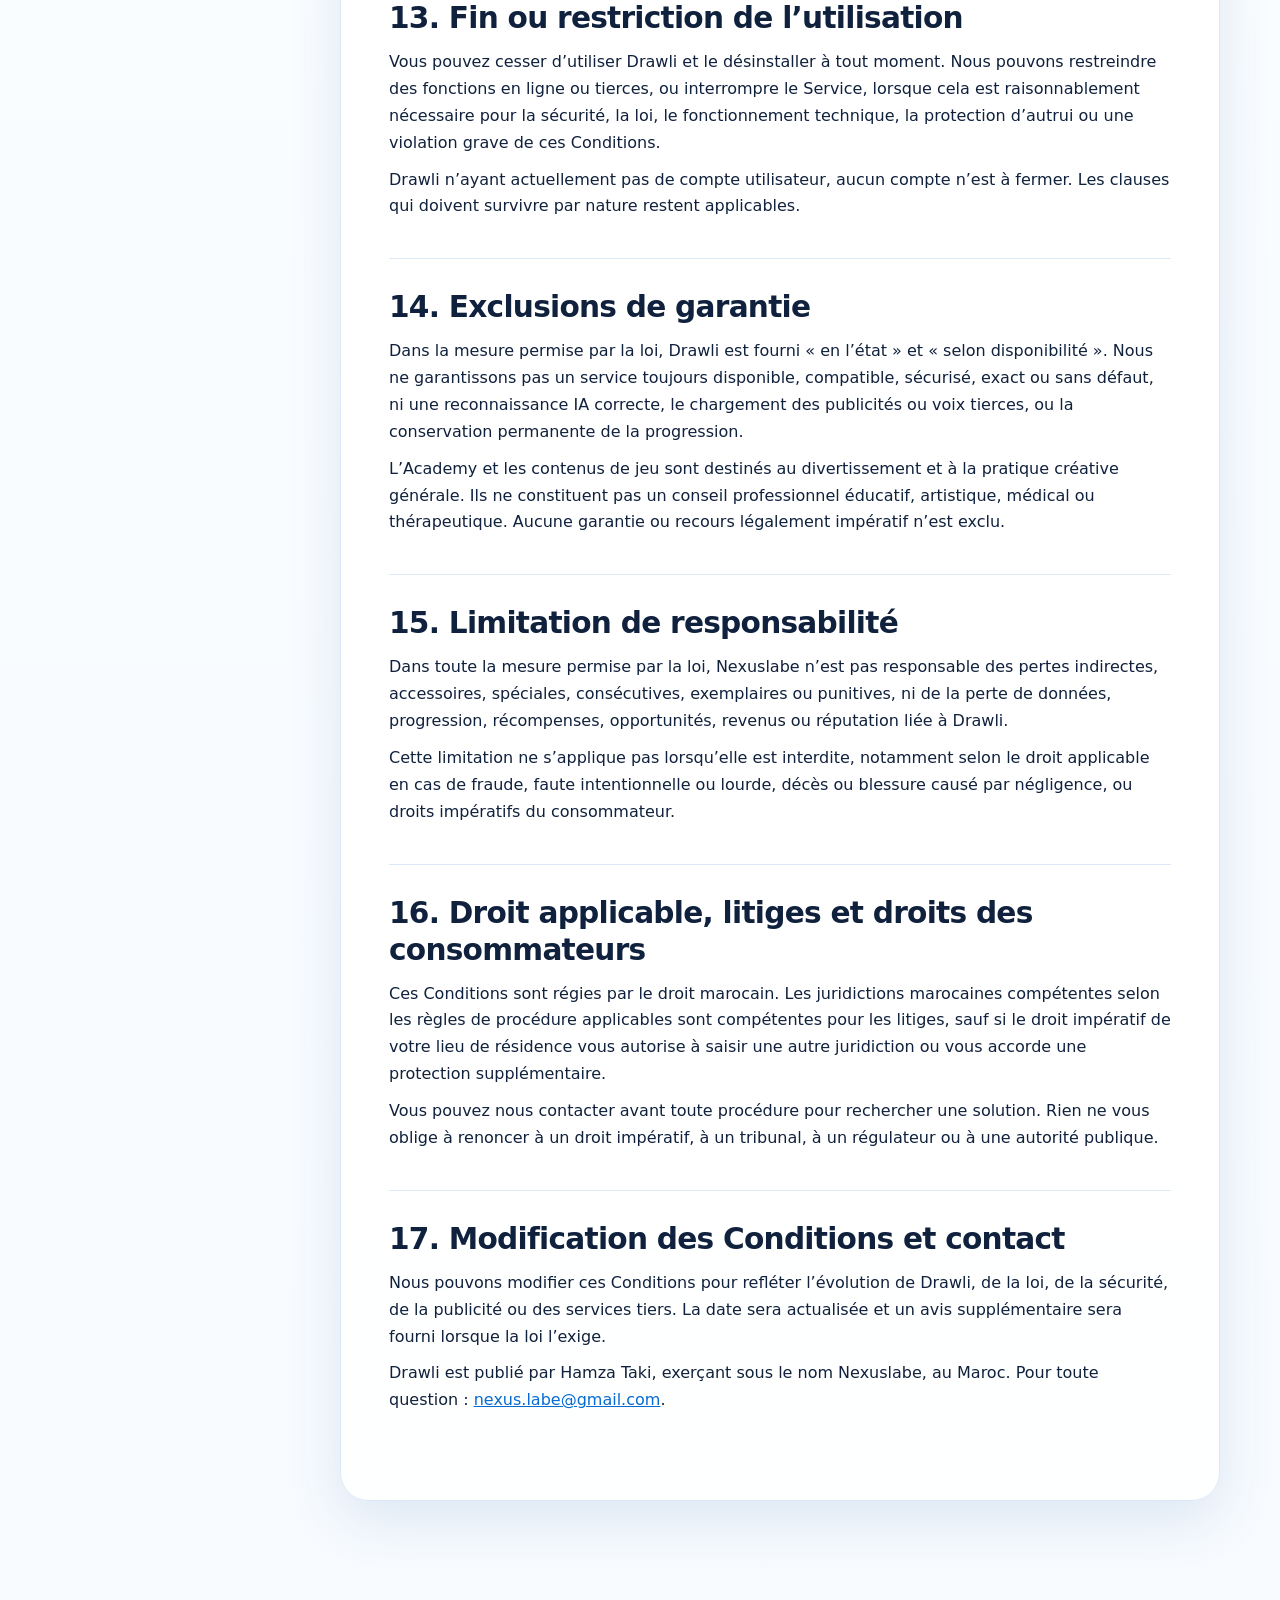
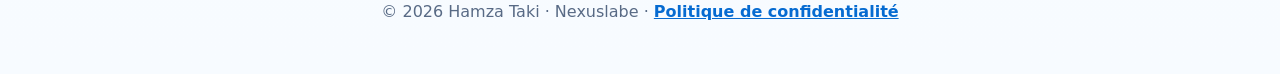
<file: terms/fr/index.html>
<!doctype html>
<html lang="fr">
<head>
  <meta charset="utf-8"><meta name="viewport" content="width=device-width, initial-scale=1">
  <meta name="description" content="Conditions d’utilisation de Drawli, le jeu de dessin avec IA de Nexuslabe.">
  <title>Conditions d’utilisation — Drawli</title><link rel="stylesheet" href="../style.css">
</head>
<body>
  <header class="site-header"><div class="header-inner"><a class="brand" href="../"><span class="brand-mark" aria-hidden="true">D</span><span>Drawli Legal</span></a><nav class="language-nav" aria-label="Langue"><a href="../">English</a><a href="./" aria-current="page">Français</a><a href="../ar/" lang="ar" dir="rtl">العربية</a></nav></div></header>
  <main>
    <div class="hero header-inner"><div><span class="eyebrow">Conditions juridiques</span><h1>Conditions d’utilisation</h1><p>Les règles applicables à l’utilisation de Drawli, une expérience de dessin, d’apprentissage et de mini-jeux assistée par IA.</p><div class="dates"><span><strong>Dernière mise à jour :</strong> 11 novembre 2026</span><span><strong>Entrée en vigueur :</strong> 11 novembre 2026</span></div></div></div>
    <div class="page-shell">
      <nav class="toc" aria-label="Sommaire"><strong>Sommaire</strong><ol><li><a href="#acceptation">Acceptation</a></li><li><a href="#service">Le Service</a></li><li><a href="#admissibilite">Admissibilité</a></li><li><a href="#licence">Licence et conduite</a></li><li><a href="#contenu">Votre contenu</a></li><li><a href="#ia">Reconnaissance IA</a></li><li><a href="#publicite">Publicité</a></li><li><a href="#recompenses">Éléments virtuels</a></li><li><a href="#tiers">Services tiers</a></li><li><a href="#propriete">Propriété intellectuelle</a></li><li><a href="#confidentialite">Confidentialité</a></li><li><a href="#disponibilite">Disponibilité</a></li><li><a href="#fin">Fin d’utilisation</a></li><li><a href="#garanties">Garanties</a></li><li><a href="#responsabilite">Responsabilité</a></li><li><a href="#droit">Droit et consommateurs</a></li><li><a href="#modifications">Modifications et contact</a></li></ol></nav>
      <article class="terms">
        <section id="acceptation"><h2>1. Acceptation des Conditions</h2><p>Les présentes Conditions d’utilisation (« Conditions ») constituent un accord entre vous et Nexuslabe (« Nexuslabe », « nous », « notre » ou « nos ») concernant l’application mobile Drawli et ses fonctionnalités associées (le « Service »). En installant, en consultant ou en utilisant Drawli, vous acceptez ces Conditions. Si vous ne les acceptez pas, n’utilisez pas le Service.</p><p>Si vous utilisez Drawli pour un enfant ou une autre personne, vous confirmez être autorisé à accepter ces Conditions en son nom.</p></section>
        <section id="service"><h2>2. Ce que propose Drawli</h2><p>Drawli est un jeu de dessin occasionnel combinant reconnaissance locale des dessins, leçons guidées dans l’Academy, défis de dessin, activités quotidiennes, progression, personnalisation cosmétique et mini-jeux de mémoire, d’observation, de taille, de catégories et de couleurs.</p><p>Les fonctionnalités peuvent varier selon la langue, l’appareil, la version du système, le pays, la connexion, la version de l’application et la disponibilité des services tiers. Aucun compte n’est actuellement requis et la progression principale est généralement stockée localement.</p></section>
        <section id="admissibilite"><h2>3. Admissibilité et mineurs</h2><p>Vous ne pouvez utiliser Drawli que si cela est légal dans votre pays. Si vous n’avez pas l’âge requis pour accepter seul les conditions d’un service en ligne, un parent ou représentant légal doit les lire, les accepter et superviser votre utilisation lorsque la loi l’exige.</p><p>Les parents et représentants légaux doivent décider si Drawli et ses fonctionnalités financées par la publicité conviennent à l’enfant. Ils doivent également consulter la classification d’âge et les déclarations relatives au public cible affichées sur la boutique d’applications.</p></section>
        <section id="licence"><h2>4. Licence limitée et utilisation acceptable</h2><p>Nous vous accordons une licence personnelle, limitée, non exclusive, non transférable et révocable pour utiliser Drawli à des fins privées, non commerciales, de divertissement et d’apprentissage, sous réserve des présentes Conditions et des règles de la boutique.</p><p>Vous ne devez pas :</p><ul><li>copier, vendre, concéder, redistribuer ou exploiter commercialement le Service, sauf autorisation expresse de la loi ;</li><li>contourner la sécurité, perturber le fonctionnement, manipuler les récompenses ou les publicités, tricher, automatiser l’utilisation ou accéder sans autorisation ;</li><li>créer ou traiter du contenu illégal, nuisible, abusif, contrefaisant ou portant atteinte à la vie privée ;</li><li>retirer les mentions de propriété, de licence ou d’attribution ;</li><li>utiliser le Service d’une manière nuisible aux utilisateurs, appareils, réseaux, à Nexuslabe ou à des tiers.</li></ul></section>
        <section id="contenu"><h2>5. Vos dessins et images sélectionnées</h2><p>Vous conservez les droits que vous détenez déjà sur vos dessins et sur les images que vous sélectionnez légalement depuis votre appareil. Vous accordez uniquement à Drawli l’autorisation technique limitée nécessaire pour les traiter sur l’appareil, les afficher, les évaluer et réaliser l’export que vous demandez.</p><p>Vous devez disposer des droits nécessaires sur toute image sélectionnée. N’utilisez aucun contenu portant atteinte au droit d’auteur, à la vie privée, au droit à l’image ou à d’autres droits. Drawli peut permettre l’export local en PNG ; vous êtes responsable des fichiers enregistrés, copiés ou partagés en dehors de l’application.</p><p>Drawli ne propose actuellement ni publication publique, ni partage social intégré, ni compte utilisateur, ni stockage cloud des dessins.</p></section>
        <section id="ia"><h2>6. Reconnaissance des dessins par IA</h2><p>Drawli utilise un modèle d’apprentissage automatique intégré pour estimer ce que représente un dessin. Dans la version actuelle, cette reconnaissance est effectuée localement. Les prédictions sont probabilistes et peuvent être inexactes, incohérentes, retardées ou échouer.</p><p>Les résultats sont des retours de jeu, non des affirmations factuelles ou des évaluations professionnelles. Les scores et réponses peuvent varier selon le style, la saisie, le canevas et les limites du modèle. Aucun résultat, score, niveau de précision ou apprentissage particulier n’est garanti.</p></section>
        <section id="publicite"><h2>7. Publicités et publicités récompensées</h2><p>Drawli est financé par la publicité. Des publicités interstitielles peuvent apparaître lors de pauses naturelles. Vous pouvez choisir de regarder une publicité récompensée pour obtenir, par exemple, un niveau ou une leçon supplémentaire, un indice, du temps additionnel, une continuation, des pièces, une récompense ou un déblocage.</p><p>Ces publicités sont facultatives, mais la récompense facultative associée peut rester indisponible sans visionnage. Elle n’est accordée qu’après confirmation par le fournisseur publicitaire. La disponibilité n’est pas garantie et dépend notamment de la connexion, du consentement, du pays, de l’inventaire, des paramètres liés à l’âge, de l’appareil et des services tiers.</p><p>Les fournisseurs publicitaires peuvent traiter des informations relatives à l’appareil, à la publicité, à l’utilisation, au diagnostic et à la localisation approximative conformément à notre Politique de confidentialité et à leurs propres règles.</p></section>
        <section id="recompenses"><h2>8. Pièces, progression, déblocages et éléments virtuels</h2><p>Les pièces, étoiles, scores, séries, thèmes, avatars, accès aux leçons ou niveaux et autres récompenses sont uniquement des éléments de jeu. Ils n’ont aucune valeur monétaire, ne sont pas transférables et ne peuvent être vendus, échangés ou convertis.</p><p>Sauf indication contraire, ils sont stockés localement. La suppression des données, la désinstallation, le changement ou la perte de l’appareil, une panne de stockage ou une modification logicielle peut les faire disparaître ; aucune restauration cloud n’est promise. Nous pouvons raisonnablement équilibrer, modifier, remplacer ou supprimer ces éléments, sous réserve du droit impératif.</p><p>Drawli ne vend actuellement aucun élément contre de l’argent réel et ne propose pas d’achat intégré. Si cela change, des informations d’achat distinctes s’appliqueront.</p></section>
        <section id="tiers"><h2>9. Services et liens tiers</h2><p>Drawli utilise ou renvoie vers des services tiers, notamment Google Play, Google Mobile Ads et ses outils de consentement, les fonctions vocales de l’appareil, une voix en ligne pour certaines langues, des images de profil distantes, des logiciels libres et des pages juridiques ou d’assistance externes.</p><p>Ces services sont régis par leurs propres conditions et pratiques de confidentialité. Nous ne contrôlons ni leur disponibilité, ni leur contenu, ni leur sécurité. Les fonctions dépendantes du réseau peuvent ne pas fonctionner hors ligne.</p></section>
        <section id="propriete"><h2>10. Propriété intellectuelle</h2><p>Drawli, son logiciel, son nom, son identité visuelle, ses personnages, son interface, ses mécaniques, illustrations, animations, sons, textes et autres contenus sont la propriété de Nexuslabe ou lui sont concédés sous licence. Les présentes Conditions ne vous transfèrent aucun droit de propriété.</p><p>Certains composants et actifs sont soumis à des licences libres ou tierces. Leurs mentions et conditions restent applicables et peuvent être consultées dans l’écran des licences ou les fichiers accompagnant l’application.</p></section>
        <section id="confidentialite"><h2>11. Confidentialité et données</h2><p>Notre <a href="https://nexuslabe-debug.github.io/drawli-privacy/" rel="noopener">Politique de confidentialité</a> décrit le traitement des informations. Dans la version auditée, aucun compte n’est requis ; progression, paramètres, pièces et déblocages sont généralement locaux ; la reconnaissance s’exécute sur l’appareil ; et les fournisseurs publicitaires peuvent traiter des données publicitaires, d’appareil, d’interaction et de diagnostic.</p><p>La sélection d’une image dans la galerie est facultative et initiée par vous. Drawli n’a pas besoin du microphone pour le guidage vocal. Certaines fonctions vocales, publicitaires, d’images, d’avis, de boutique et de liens nécessitent Internet ou un service externe.</p></section>
        <section id="disponibilite"><h2>12. Disponibilité, mises à jour et évolution</h2><p>Nous cherchons à maintenir Drawli opérationnel, mais son fonctionnement dépend de la maintenance, des bogues, de la compatibilité, de la connexion, du stockage, de services tiers et d’événements indépendants de notre volonté. Aucun accès continu ou sans erreur n’est garanti.</p><p>Nous pouvons mettre à jour Drawli, équilibrer le jeu, ajouter ou retirer des fonctions, modifier les appareils ou langues pris en charge, ou interrompre tout ou partie du Service. Certaines mises à jour peuvent être nécessaires pour la sécurité, la compatibilité ou la conformité. Les droits impératifs des consommateurs restent applicables.</p></section>
        <section id="fin"><h2>13. Fin ou restriction de l’utilisation</h2><p>Vous pouvez cesser d’utiliser Drawli et le désinstaller à tout moment. Nous pouvons restreindre des fonctions en ligne ou tierces, ou interrompre le Service, lorsque cela est raisonnablement nécessaire pour la sécurité, la loi, le fonctionnement technique, la protection d’autrui ou une violation grave de ces Conditions.</p><p>Drawli n’ayant actuellement pas de compte utilisateur, aucun compte n’est à fermer. Les clauses qui doivent survivre par nature restent applicables.</p></section>
        <section id="garanties"><h2>14. Exclusions de garantie</h2><p>Dans la mesure permise par la loi, Drawli est fourni « en l’état » et « selon disponibilité ». Nous ne garantissons pas un service toujours disponible, compatible, sécurisé, exact ou sans défaut, ni une reconnaissance IA correcte, le chargement des publicités ou voix tierces, ou la conservation permanente de la progression.</p><p>L’Academy et les contenus de jeu sont destinés au divertissement et à la pratique créative générale. Ils ne constituent pas un conseil professionnel éducatif, artistique, médical ou thérapeutique. Aucune garantie ou recours légalement impératif n’est exclu.</p></section>
        <section id="responsabilite"><h2>15. Limitation de responsabilité</h2><p>Dans toute la mesure permise par la loi, Nexuslabe n’est pas responsable des pertes indirectes, accessoires, spéciales, consécutives, exemplaires ou punitives, ni de la perte de données, progression, récompenses, opportunités, revenus ou réputation liée à Drawli.</p><p>Cette limitation ne s’applique pas lorsqu’elle est interdite, notamment selon le droit applicable en cas de fraude, faute intentionnelle ou lourde, décès ou blessure causé par négligence, ou droits impératifs du consommateur.</p></section>
        <section id="droit"><h2>16. Droit applicable, litiges et droits des consommateurs</h2><p>Ces Conditions sont régies par le droit marocain. Les juridictions marocaines compétentes selon les règles de procédure applicables sont compétentes pour les litiges, sauf si le droit impératif de votre lieu de résidence vous autorise à saisir une autre juridiction ou vous accorde une protection supplémentaire.</p><p>Vous pouvez nous contacter avant toute procédure pour rechercher une solution. Rien ne vous oblige à renoncer à un droit impératif, à un tribunal, à un régulateur ou à une autorité publique.</p></section>
        <section id="modifications"><h2>17. Modification des Conditions et contact</h2><p>Nous pouvons modifier ces Conditions pour refléter l’évolution de Drawli, de la loi, de la sécurité, de la publicité ou des services tiers. La date sera actualisée et un avis supplémentaire sera fourni lorsque la loi l’exige.</p><p>Drawli est publié par Hamza Taki, exerçant sous le nom Nexuslabe, au Maroc. Pour toute question : <a href="mailto:nexus.labe@gmail.com">nexus.labe@gmail.com</a>.</p></section>
      </article>
    </div>
  </main>
  <footer class="site-footer"><div class="footer-inner">© 2026 Hamza Taki · Nexuslabe · <a href="https://nexuslabe-debug.github.io/drawli-privacy/">Politique de confidentialité</a></div></footer>
</body>
</html>
</file>
<file: terms/style.css>
:root {
  color-scheme: light;
  --ink: #10213d;
  --muted: #586a85;
  --blue: #087df1;
  --purple: #7a3ff2;
  --pink: #ed2b9a;
  --line: #dbe8f7;
  --soft: #f3f9ff;
  --surface: rgba(255, 255, 255, 0.94);
  --shadow: 0 18px 55px rgba(22, 74, 137, 0.12);
}

* { box-sizing: border-box; }

html { scroll-behavior: smooth; }

body {
  margin: 0;
  min-width: 280px;
  color: var(--ink);
  background:
    radial-gradient(circle at 10% 5%, rgba(19, 187, 255, 0.18), transparent 25rem),
    radial-gradient(circle at 92% 18%, rgba(134, 65, 242, 0.14), transparent 28rem),
    linear-gradient(180deg, #f7fbff 0%, #ffffff 32%, #f7fbff 100%);
  font-family: Inter, ui-sans-serif, system-ui, -apple-system, BlinkMacSystemFont, "Segoe UI", sans-serif;
  line-height: 1.68;
}

a { color: #066bd1; }
a:hover { color: var(--purple); }

.site-header {
  border-bottom: 1px solid rgba(219, 232, 247, 0.9);
  background: rgba(255, 255, 255, 0.86);
  backdrop-filter: blur(16px);
}

.header-inner, .page-shell, .footer-inner {
  width: min(1160px, calc(100% - 32px));
  margin-inline: auto;
}

.header-inner {
  display: flex;
  align-items: center;
  justify-content: space-between;
  gap: 20px;
  padding: 18px 0;
}

.brand {
  display: flex;
  align-items: center;
  gap: 12px;
  color: var(--ink);
  text-decoration: none;
  font-weight: 900;
  font-size: 1.25rem;
  letter-spacing: -0.03em;
}

.brand-mark {
  display: grid;
  place-items: center;
  width: 42px;
  height: 42px;
  border-radius: 14px;
  color: white;
  background: linear-gradient(145deg, #11c6f8, #1476ff 48%, #8f3cf5 78%, #f32d9a);
  box-shadow: 0 8px 24px rgba(26, 120, 242, 0.26);
}

.language-nav { display: flex; flex-wrap: wrap; gap: 8px; }
.language-nav a {
  padding: 7px 12px;
  border: 1px solid var(--line);
  border-radius: 999px;
  background: white;
  color: var(--ink);
  text-decoration: none;
  font-size: 0.88rem;
  font-weight: 750;
}
.language-nav a[aria-current="page"] {
  color: white;
  border-color: transparent;
  background: linear-gradient(135deg, var(--blue), var(--purple));
}

.hero { padding: 68px 0 42px; text-align: center; }
.eyebrow {
  display: inline-flex;
  padding: 6px 12px;
  border-radius: 999px;
  color: #6a329d;
  background: #f1e9ff;
  font-size: 0.78rem;
  font-weight: 850;
  letter-spacing: 0.06em;
  text-transform: uppercase;
}
.hero h1 {
  margin: 17px auto 10px;
  max-width: 820px;
  font-size: clamp(2.25rem, 7vw, 4.6rem);
  line-height: 1.02;
  letter-spacing: -0.055em;
}
.hero p { margin: 0 auto; max-width: 760px; color: var(--muted); font-size: 1.08rem; }
.dates { display: flex; justify-content: center; flex-wrap: wrap; gap: 8px 18px; margin-top: 22px; color: var(--muted); font-size: 0.9rem; }

.draft-banner {
  margin: 0 auto 34px;
  max-width: 920px;
  padding: 16px 18px;
  border: 1px solid #f0d3a1;
  border-radius: 18px;
  color: #69430a;
  background: #fff8e9;
  text-align: center;
  font-weight: 650;
}

.page-shell { display: grid; grid-template-columns: 250px minmax(0, 1fr); gap: 30px; padding-bottom: 70px; }
.toc { position: sticky; top: 18px; align-self: start; padding: 22px; border: 1px solid var(--line); border-radius: 22px; background: var(--surface); box-shadow: var(--shadow); }
.toc strong { display: block; margin-bottom: 10px; }
.toc ol { margin: 0; padding-inline-start: 1.2rem; }
.toc li { margin: 5px 0; color: var(--muted); font-size: 0.88rem; line-height: 1.35; }
.toc a { color: inherit; text-decoration: none; }
.toc a:hover { color: var(--blue); }

.terms { min-width: 0; padding: clamp(22px, 4vw, 48px); border: 1px solid var(--line); border-radius: 28px; background: var(--surface); box-shadow: var(--shadow); }
.terms section { scroll-margin-top: 24px; padding: 4px 0 28px; }
.terms section + section { padding-top: 30px; border-top: 1px solid var(--line); }
.terms h2 { margin: 0 0 12px; font-size: clamp(1.35rem, 3vw, 1.85rem); line-height: 1.25; letter-spacing: -0.025em; }
.terms h3 { margin: 22px 0 8px; font-size: 1.08rem; }
.terms p { margin: 10px 0; }
.terms ul { margin: 10px 0; padding-inline-start: 1.35rem; }
.terms li { margin: 6px 0; }
.note { padding: 14px 16px; border-inline-start: 4px solid var(--blue); border-radius: 12px; background: var(--soft); }

.site-footer { padding: 28px 0 48px; color: var(--muted); text-align: center; }
.site-footer a { font-weight: 700; }

[dir="rtl"] body { font-family: Tahoma, Arial, "Segoe UI", sans-serif; }
[dir="rtl"] .terms, [dir="rtl"] .toc { text-align: right; }

@media (max-width: 840px) {
  .header-inner { align-items: flex-start; flex-direction: column; }
  .hero { padding-top: 48px; }
  .page-shell { grid-template-columns: 1fr; }
  .toc { position: static; }
}

@media (max-width: 520px) {
  .header-inner, .page-shell, .footer-inner { width: min(100% - 20px, 1160px); }
  .terms { padding: 22px 18px; border-radius: 22px; }
  .language-nav a { padding: 6px 10px; }
}

@media print {
  body { background: white; }
  .site-header, .toc, .draft-banner { display: none; }
  .page-shell { display: block; width: 100%; }
  .terms { border: 0; box-shadow: none; padding: 0; }
}
</file>
